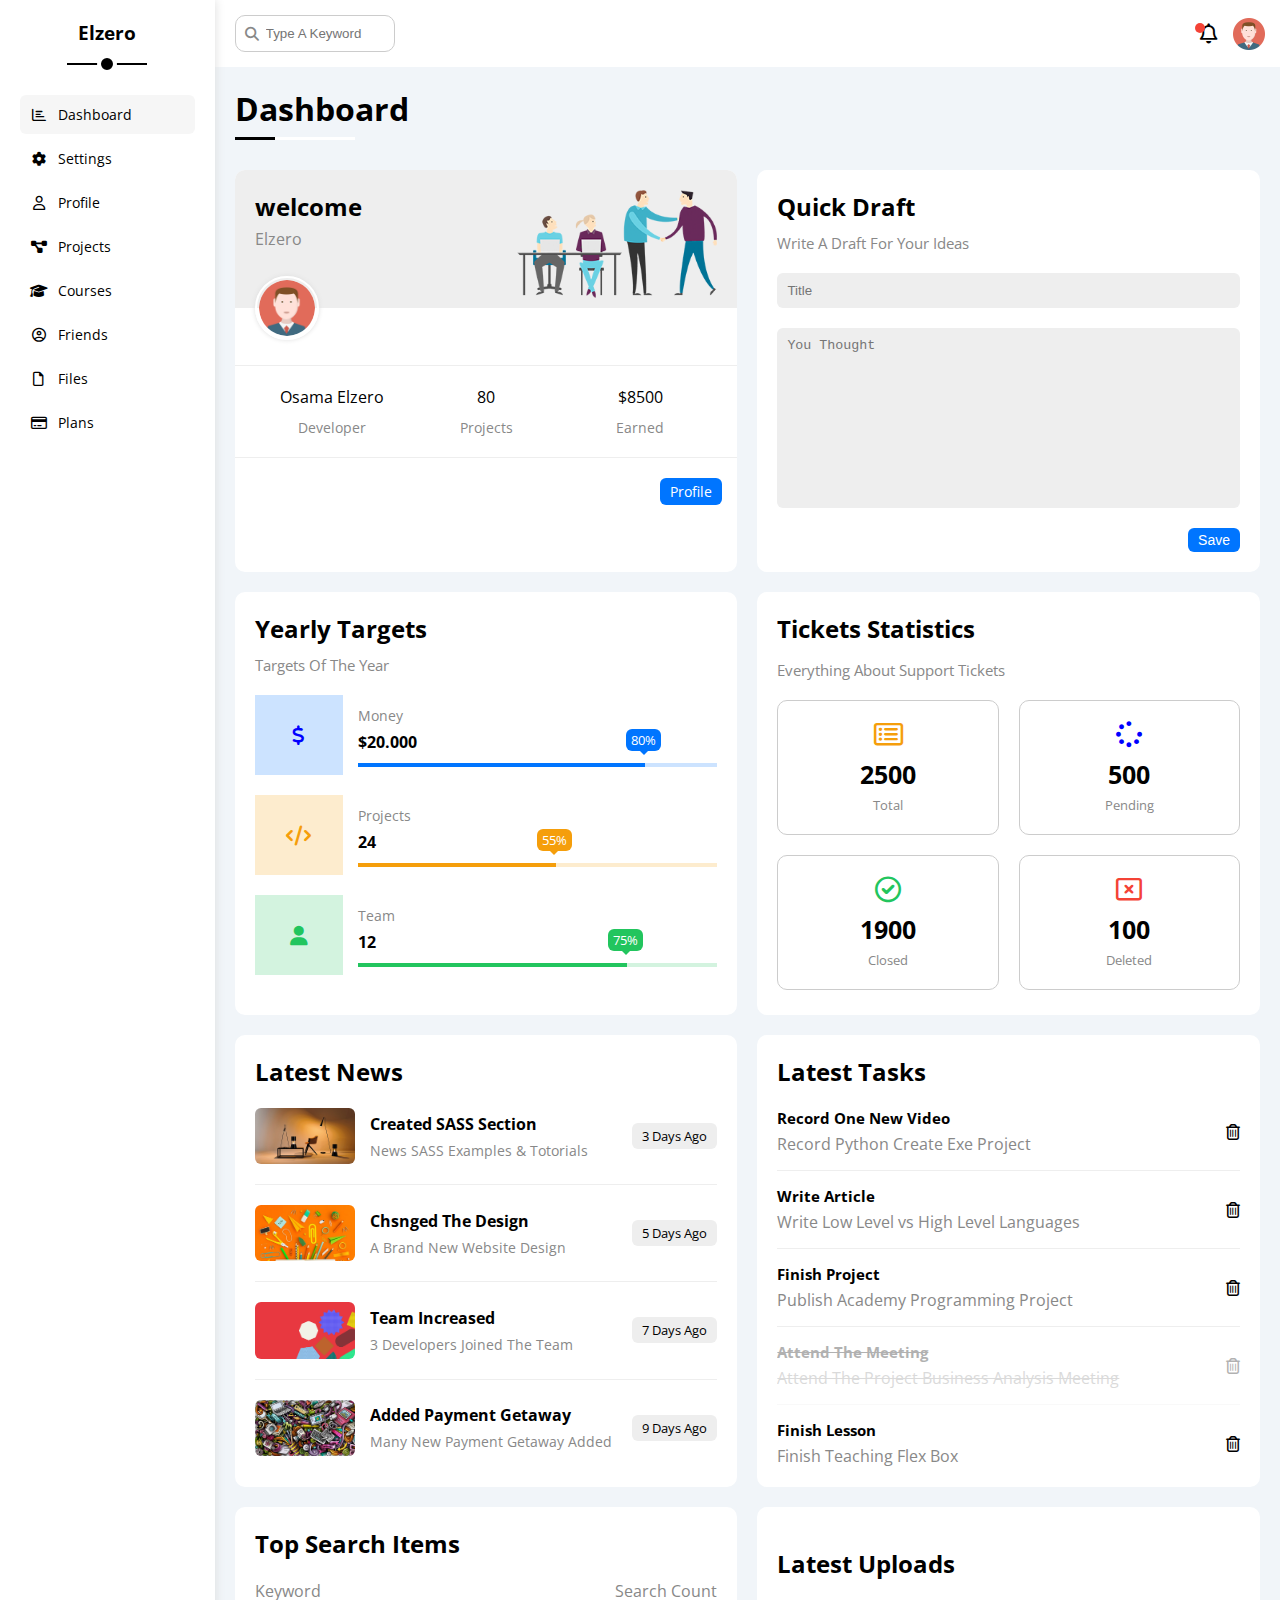
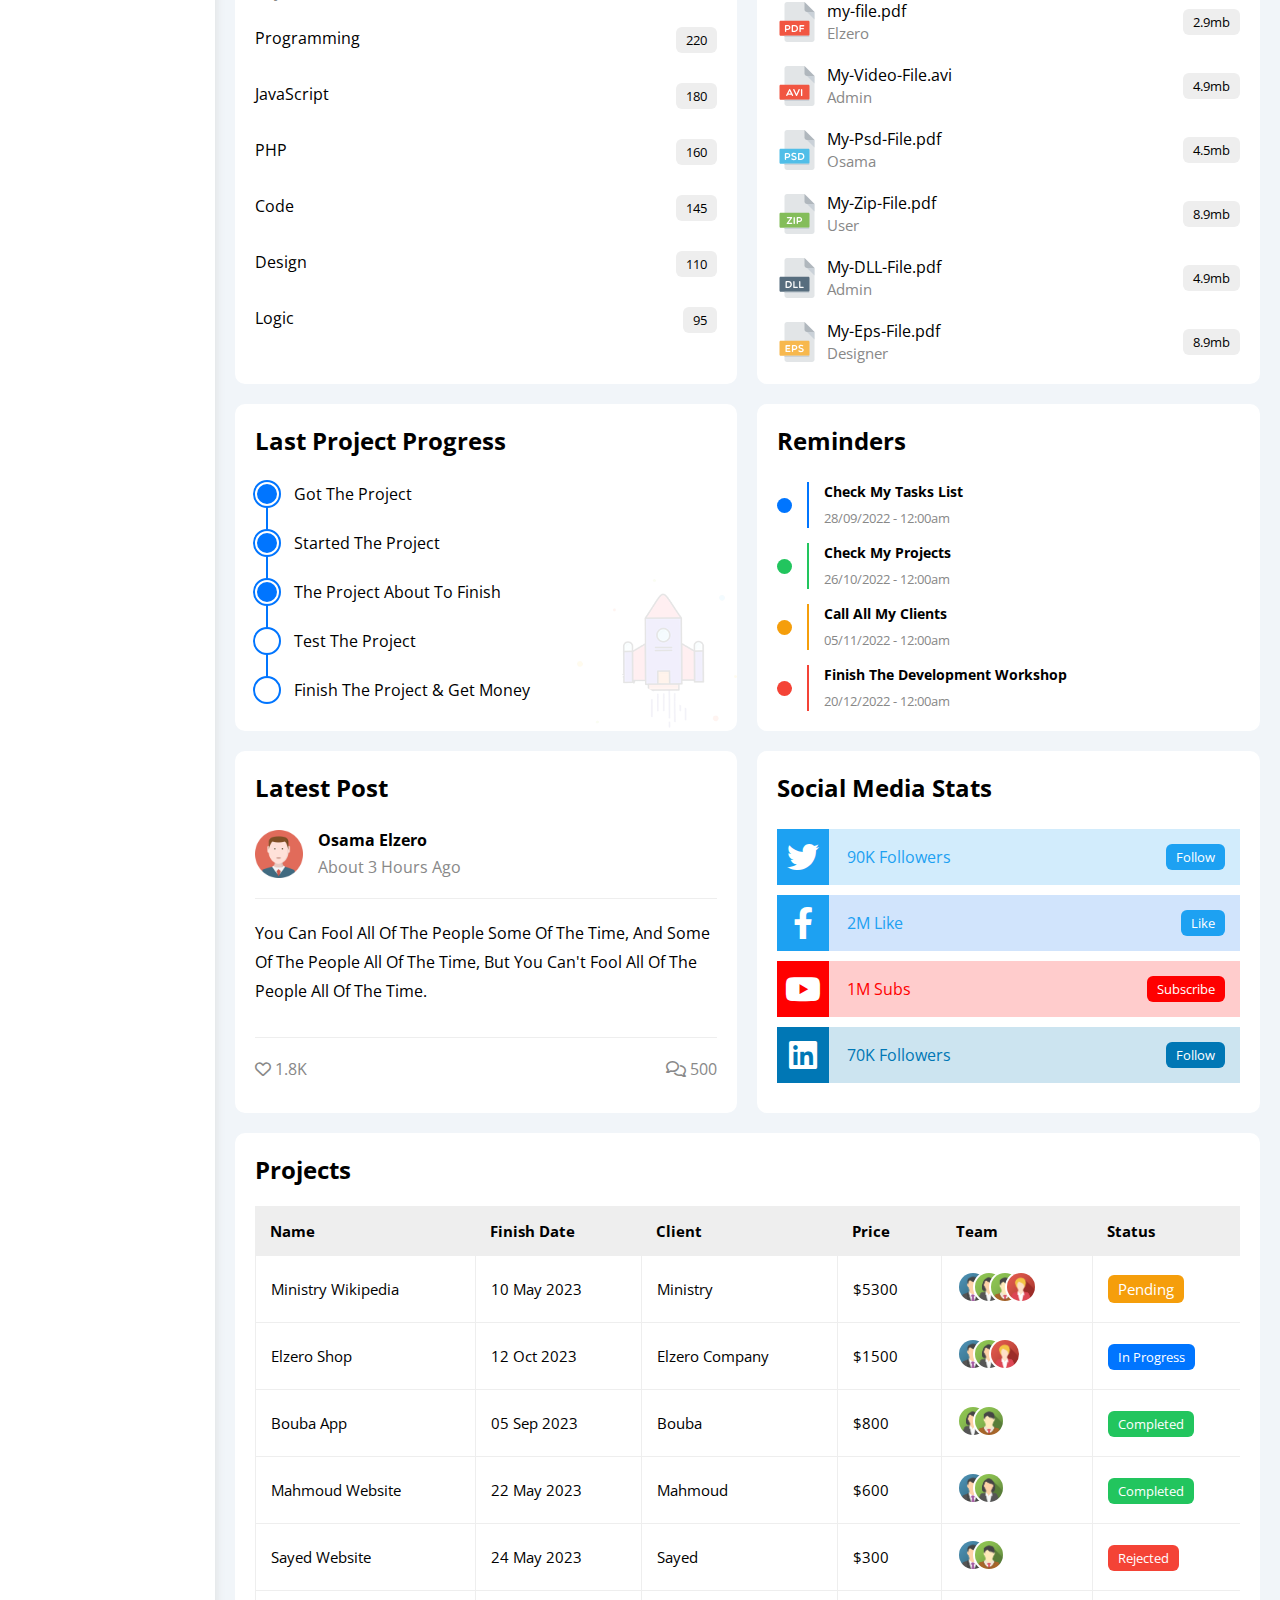
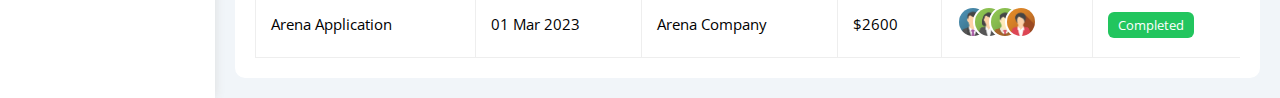
<file: index.html>
<!DOCTYPE html>
<html lang="en">
    <head>
        <meta charset="UTF-8">
        <meta http-equiv="X-UA-Compatible" content="IE=edge">
        <meta name="viewport" content="width=device-width, initial-scale=1.0">
        <!-- Font Awesome -->
        <link rel="stylesheet" href="css/all.min.css">
        <link rel="stylesheet" href="css/framework.css">
        <link rel="stylesheet" href="css/master.css">
        <!-- Google Fonts -->
        <link rel="preconnect" href="https://fonts.googleapis.com" />
        <link rel="preconnect" href="https://fonts.gstatic.com" crossorigin />
        <link 
            href="https://fonts.googleapis.com/css2?family=Open+Sans:wght@300;500&display=swap"
            rel="stylesheet"
        />
        <title>Dashboard</title>
    </head>
    <body>
        <div class="page d-flex">
            <div class="sidebar bg-white p-20 p-relative">
                <h3 class="p-relative txt-c mt-0">Elzero</h3>
                <ul>
                    <li>
                        <a class="active d-flex align-center fs-14 c-black rad-6 p-10" href="index.html">
                        <i class="fa-regular fa-chart-bar fa-fw"></i>
                        <span>Dashboard</span>
                        </a>
                    </li>
                    <li>
                        <a class="d-flex align-center fs-14 c-black rad-6 p-10" href="settings.html">
                        <i class="fa-solid fa-gear fa-fw"></i>
                        <span>Settings</span>
                        </a>
                    </li>
                    <li>
                        <a class="d-flex align-center fs-14 c-black rad-6 p-10" href="profile.html">
                        <i class="fa-regular fa-user fa-fw"></i>
                        <span>Profile</span>
                        </a>
                    </li>
                    <li>
                        <a class="d-flex align-center fs-14 c-black rad-6 p-10" href="projects.html">
                        <i class="fa-solid fa-diagram-project fa-fw"></i>
                        <span>Projects</span>
                        </a>
                    </li>
                    <li>
                        <a class="d-flex align-center fs-14 c-black rad-6 p-10" href="courses.html">
                        <i class="fa-solid fa-graduation-cap fa-fw"></i>
                        <span>Courses</span>
                        </a>
                    </li>
                    <li>
                        <a class="d-flex align-center fs-14 c-black rad-6 p-10" href="friends.html">
                        <i class="fa-regular fa-circle-user fa-fw"></i>
                        <span>Friends</span>
                        </a>
                    </li>
                    <li>
                        <a class="d-flex align-center fs-14 c-black rad-6 p-10" href="files.html">
                        <i class="fa-regular fa-file fa-fw"></i>
                        <span>Files</span>
                        </a>
                    </li>
                    <li>
                        <a class="d-flex align-center fs-14 c-black rad-6 p-10" href="plans.html">
                        <i class="fa-regular fa-credit-card fa-fw"></i>
                        <span>Plans</span>
                        </a>
                    </li>
                </ul>
            </div>
            <div class="content w-full">
                <!-- Start Head -->
                <div class="head bg-white p-15 between-flex">
                    <div class="search p-relative">
                        <input class="p-10" type="search" placeholder="Type A Keyword">
                    </div>
                    <div class="icons d-flex align-center">
                        <span class="notification p-relative">
                            <i class="fa-regular fa-bell fa-lg"></i>
                        </span>
                        <img src="imgs/avatar.png" alt="">
                    </div>
                </div>
                <!-- End Head -->
                <h1 class="p-relative">Dashboard</h1>
                <div class="wrapper d-grid gap-20">
                    <!-- Start Welcome Widget -->
                    <div class="welcome bg-white rad-10 txt-c-mobile block-mobile">
                        <div class="intro p-20 d-flex space-between bg-eee">
                            <div>
                                <h2 class="m-0">welcome</h2>
                                <p class="c-grey mt-5">Elzero</p>
                            </div>
                            <img class="hide-mobile" src="imgs/welcome.png" alt="">
                        </div>
                        <img src="imgs/avatar.png" alt="" class="avatar">
                        <div class="body txt-c d-flex p-20 mt-20 mb-20 block-mobile">
                            <div>Osama Elzero <span class="d-block c-grey mt-10 fs-14">Developer</span></div>
                            <div>80 <span class="d-block c-grey mt-10 fs-14">Projects</span></div>
                            <div>$8500 <span class="d-block c-grey mt-10 fs-14">Earned</span></div>
                        </div>
                        <a href="profile.html" class="visit d-block fs-14 bg-blue c-white w-fit btn-shape">Profile</a>
                    </div>
                    <!-- End Welcome Widget -->
                    <!-- Start Quick Draft Widget -->
                    <div class="quick-draft p-20 bg-white rad-10">
                        <h2 class="mt-0 mb-10">Quick Draft</h2>
                        <p class="mt-0 mb-20 c-grey fs-15">Write A Draft For Your Ideas</p>
                        <form action="">
                            <input class="d-block mb-20 w-full b-none p-10 bg-eee rad-6" type="text" placeholder="Title">
                            <textarea class="d-block mb-20 w-full b-none p-10 bg-eee rad-6" placeholder="You Thought"></textarea>
                            <input class="save d-block fs-14 bg-blue c-white b-none w-fit btn-shape" type="submit" value="Save">
                        </form>
                    </div>
                    <!-- End Quick Draft Widget -->
                    <!-- Start Targets -->
                    <div class="targets p-20 bg-white rad-10">
                        <h2 class="mt-0 mb-10">Yearly Targets</h2>
                        <p class="mt-0 mb-20 fs-15 c-grey">Targets Of The Year</p>
                        <div class="target-row mb-20 blue center-flex">
                            <div class="icon center-flex">
                            <i class="fa-solid fa-dollar-sign fa-lg c-blue"></i>
                            </div>
                            <div class="details">
                            <span class="fs-14 c-grey">Money</span>
                            <span class="d-block mt-5 mb-10 fw-bold">$20.000</span>
                            <div class="progress p-relative">
                                <span class="bg-blue blue" style="width: 80%">
                                <span class="bg-blue">80%</span>
                                </span>
                            </div>
                            </div>
                        </div>
                        <div class="target-row mb-20 center-flex orange">
                            <div class="icon center-flex">
                            <i class="fa-solid fa-code fa-lg c-orange"></i>
                            </div>
                            <div class="details">
                            <span class="fs-14 c-grey">Projects</span>
                            <span class="d-block mt-5 mb-10 fw-bold">24</span>
                            <div class="progress p-relative">
                                <span class="bg-orange orange" style="width: 55%">
                                <span class="bg-orange">55%</span>
                                </span>
                            </div>
                            </div>
                        </div>
                        <div class="target-row mb-20 center-flex green">
                            <div class="icon center-flex">
                            <i class="fa-solid fa-user fa-lg c-green"></i>
                            </div>
                            <div class="details">
                            <span class="fs-14 c-grey">Team</span>
                            <span class="d-block mt-5 mb-10 fw-bold">12</span>
                            <div class="progress p-relative">
                                <span class="bg-green green" style="width: 75%">
                                <span class="bg-green">75%</span>
                                </span>
                            </div>
                            </div>
                        </div>
                    </div>
                    <!-- End Targets -->
                    <!-- Start Ticket Widget -->
                    <div class="tickets p-20 bg-white rad-10">
                        <h2 class="mt-0 mb-10">Tickets Statistics</h2>
                        <p class="mt0 mb-20 fs-15 c-grey">Everything About Support Tickets</p>
                        <div class="d-flex txt-c gap-20 f-wrap">
                            <div class="box p-20 rad-10 fs-13 c-grey">
                                <i class="fa-regular fa-rectangle-list fa-2x mb-10 c-orange"></i>
                                <span class="d-block c-black fw-bold fs-25 mb-5">2500</span>
                                Total
                            </div>
                            <div class="box p-20 rad-10 fs-13 c-grey">
                                <i class="fa-solid fa-spinner fa-2x mb-10 c-blue"></i>
                                <span class="d-block c-black fw-bold fs-25 mb-5">500</span>
                                Pending
                            </div>
                            <div class="box p-20 rad-10 fs-13 c-grey">
                                <i class="fa-regular fa-circle-check fa-2x mb-10 c-green"></i>
                                <span class="d-block c-black fw-bold fs-25 mb-5">1900</span>
                                Closed
                            </div>
                            <div class="box p-20 rad-10 fs-13 c-grey">
                                <i class="fa-regular fa-rectangle-xmark fa-2x mb-10 c-red"></i>
                                <span class="d-block c-black fw-bold fs-25 mb-5">100</span>
                                Deleted
                            </div>
                        </div>
                    </div>
                    <!-- End Ticket Widget -->
                    <!-- Start Latest News -->
                    <div class="latest-news p-20 bg-white rad-10 txt-c-mobile">
                        <h2 class="mt-0 mb-20">Latest News</h2>
                        <div class="news-row d-flex align-center">
                            <img src="imgs/news-01.png" alt="">
                            <div class="info">
                                <h3>Created SASS Section</h3>
                                <p class="m-0 fs-14 c-grey">News SASS Examples & Totorials</p>
                            </div>
                            <div class="btn-shape bg-eee fs-13 label">3 Days Ago</div>
                        </div>
                        <div class="news-row d-flex align-center">
                            <img src="imgs/news-02.png" alt="">
                            <div class="info">
                                <h3>Chsnged The Design</h3>
                                <p class="m-0 fs-14 c-grey">A Brand New Website Design</p>
                            </div>
                            <div class="btn-shape bg-eee fs-13 label">5 Days Ago</div>
                        </div>
                        <div class="news-row d-flex align-center">
                            <img src="imgs/news-03.png" alt="">
                            <div class="info">
                                <h3>Team Increased</h3>
                                <p class="m-0 fs-14 c-grey">3 Developers Joined The Team</p>
                            </div>
                            <div class="btn-shape bg-eee fs-13 label">7 Days Ago</div>
                        </div>
                        <div class="news-row d-flex align-center">
                            <img src="imgs/news-04.png" alt="">
                            <div class="info">
                                <h3>Added Payment Getaway</h3>
                                <p class="m-0 fs-14 c-grey">Many New Payment Getaway Added</p>
                            </div>
                            <div class="btn-shape bg-eee fs-13 label">9 Days Ago</div>
                        </div>
                    </div>
                    <!-- End Latest News -->
                    <!-- Start Tasks -->
                    <div class="tasks p-20 bg-white rad-10">
                        <h2 class="mt-0 mb-20">Latest Tasks</h2>
                        <div class="task-row between-flex">
                            <div class="info">
                            <h3 class="mt-0 mb-5 fs-15">Record One New Video</h3>
                            <p class="m-0 c-grey">Record Python Create Exe Project</p>
                            </div>
                            <i class="fa-regular fa-trash-can delete"></i>
                        </div>
                        <div class="task-row between-flex">
                            <div class="info">
                            <h3 class="mt-0 mb-5 fs-15">Write Article</h3>
                            <p class="m-0 c-grey">Write Low Level vs High Level Languages</p>
                            </div>
                            <i class="fa-regular fa-trash-can delete"></i>
                        </div>
                        <div class="task-row between-flex">
                            <div class="info">
                            <h3 class="mt-0 mb-5 fs-15">Finish Project</h3>
                            <p class="m-0 c-grey">Publish Academy Programming Project</p>
                            </div>
                            <i class="fa-regular fa-trash-can delete"></i>
                        </div>
                        <div class="task-row between-flex done">
                            <div class="info">
                            <h3 class="mt-0 mb-5 fs-15">Attend The Meeting</h3>
                            <p class="m-0 c-grey">Attend The Project Business Analysis Meeting</p>
                            </div>
                            <i class="fa-regular fa-trash-can delete"></i>
                        </div>
                        <div class="task-row between-flex">
                            <div class="info">
                            <h3 class="mt-0 mb-5 fs-15">Finish Lesson</h3>
                            <p class="m-0 c-grey">Finish Teaching Flex Box</p>
                            </div>
                            <i class="fa-regular fa-trash-can delete"></i>
                        </div>
                    </div>
                    <!-- End Tasks -->
                    <!-- Start Top Search Word Widget -->
                    <div class="search-items p-20 bg-white rad-10">
                        <h2 class="mt-0 mb-20">Top Search Items</h2>
                        <div class="items-head d-flex space-between c-grey mb-10">
                            <div>Keyword</div>
                            <div>Search Count</div>
                        </div>
                        <div class="items d-flex space-between pt-15 pb-15">
                            <span>Programming</span>
                            <span class="bg-eee fs-13 btn-shape">220</span>
                        </div>
                        <div class="items d-flex space-between pt-15 pb-15">
                            <span>JavaScript</span>
                            <span class="bg-eee fs-13 btn-shape">180</span>
                        </div>
                        <div class="items d-flex space-between pt-15 pb-15">
                            <span>PHP</span>
                            <span class="bg-eee fs-13 btn-shape">160</span>
                        </div>
                        <div class="items d-flex space-between pt-15 pb-15">
                            <span>Code</span>
                            <span class="bg-eee fs-13 btn-shape">145</span>
                        </div>
                        <div class="items d-flex space-between pt-15 pb-15">
                            <span>Design</span>
                            <span class="bg-eee fs-13 btn-shape">110</span>
                        </div>
                        <div class="items d-flex space-between pt-15 pb-15">
                            <span>Logic</span>
                            <span class="bg-eee fs-13 btn-shape">95</span>
                        </div>
                    </div>
                    <!-- End Top Search Word Widget -->
                    <!-- Start Latest Uploads Widget -->
                    <div class="latest-uploads p-20 bg-white rad-10">
                        <h2 class="mt-20 mb-20">Latest Uploads</h2>
                        <ul class="m-0">
                            <li class="between-flex pb-10 mb-10">
                                <div class="d-flex align-center">
                                <img class="mr-10" src="imgs/pdf.svg" alt="" />
                                <div>
                                    <span class="d-block">my-file.pdf</span>
                                    <span class="fs-15 c-grey">Elzero</span>
                                </div>
                                </div>
                                <div class="bg-eee btn-shape fs-13">2.9mb</div>
                            </li>
                            <li class="between-flex pb-10 mb-10">
                                <div class="d-flex align-center">
                                <img class="mr-10" src="imgs/avi.svg" alt="" />
                                <div>
                                    <span class="d-block">My-Video-File.avi</span>
                                    <span class="fs-15 c-grey">Admin</span>
                                </div>
                                </div>
                                <div class="bg-eee btn-shape fs-13">4.9mb</div>
                            </li>
                            <li class="between-flex pb-10 mb-10">
                                <div class="d-flex align-center">
                                <img class="mr-10" src="imgs/psd.svg" alt="" />
                                <div>
                                    <span class="d-block">My-Psd-File.pdf</span>
                                    <span class="fs-15 c-grey">Osama</span>
                                </div>
                                </div>
                                <div class="bg-eee btn-shape fs-13">4.5mb</div>
                            </li>
                            <li class="between-flex pb-10 mb-10">
                                <div class="d-flex align-center">
                                <img class="mr-10" src="imgs/zip.svg" alt="" />
                                <div>
                                    <span class="d-block">My-Zip-File.pdf</span>
                                    <span class="fs-15 c-grey">User</span>
                                </div>
                                </div>
                                <div class="bg-eee btn-shape fs-13">8.9mb</div>
                            </li>
                            <li class="between-flex pb-10 mb-10">
                                <div class="d-flex align-center">
                                <img class="mr-10" src="imgs/dll.svg" alt="" />
                                <div>
                                    <span class="d-block">My-DLL-File.pdf</span>
                                    <span class="fs-15 c-grey">Admin</span>
                                </div>
                                </div>
                                <div class="bg-eee btn-shape fs-13">4.9mb</div>
                            </li>
                            <li class="between-flex">
                                <div class="d-flex align-center">
                                <img class="mr-10" src="imgs/eps.svg" alt="" />
                                <div>
                                    <span class="d-block">My-Eps-File.pdf</span>
                                    <span class="fs-15 c-grey">Designer</span>
                                </div>
                                </div>
                                <div class="bg-eee btn-shape fs-13">8.9mb</div>
                            </li>
                        </ul>
                    </div>
                    <!-- End Latest Uploads Widget -->
                    <!-- Start Last Project Progress Widget -->
                    <div class="last-project p-20 bg-white rad-10 p-relative">
                        <h2 class="mt-0 mb-20">Last Project Progress</h2>
                        <ul class="m-0 p-relative">
                        <li class="mt-25 d-flex align-center done">Got The Project</li>
                        <li class="mt-25 d-flex align-center done">Started The Project</li>
                        <li class="mt-25 d-flex align-center done">The Project About To Finish</li>
                        <li class="mt-25 d-flex align-center current">Test The Project</li>
                        <li class="mt-25 d-flex align-center">Finish The Project & Get Money</li>
                        </ul>
                        <img class="launch-icon hide-mobile" src="imgs/project.png" alt="" />
                    </div>
                    <!-- End Last Project Progress Widget -->
                    <!-- Start Reminders Widget -->
                    <div class="reminders p-20 bg-white rad-10 p-relative">
                        <h2 class="mt-0 mb-25">Reminders</h2>
                        <ul class="m-0">
                            <li class="d-flex align-center mt-15">
                                <span class="key bg-blue mr-15 d-block rad-half"></span>
                                <div class="pl-15 blue">
                                  <p class="fs-14 fw-bold mt-0 mb-5">Check My Tasks List</p>
                                  <span class="fs-13 c-grey">28/09/2022 - 12:00am</span>
                                </div>
                            </li>
                            <li class="d-flex align-center mt-15">
                                <span class="key bg-green mr-15 d-block rad-half"></span>
                                <div class="pl-15 green">
                                  <p class="fs-14 fw-bold mt-0 mb-5">Check My Projects</p>
                                  <span class="fs-13 c-grey">26/10/2022 - 12:00am</span>
                                </div>
                            </li>
                            <li class="d-flex align-center mt-15">
                                <span class="key bg-orange mr-15 d-block rad-half"></span>
                                <div class="pl-15 orange">
                                  <p class="fs-14 fw-bold mt-0 mb-5">Call All My Clients</p>
                                  <span class="fs-13 c-grey">05/11/2022 - 12:00am</span>
                                </div>
                            </li>
                            <li class="d-flex align-center mt-15">
                                <span class="key bg-red mr-15 d-block rad-half"></span>
                                <div class="pl-15 red">
                                  <p class="fs-14 fw-bold mt-0 mb-5">Finish The Development Workshop</p>
                                  <span class="fs-13 c-grey">20/12/2022 - 12:00am</span>
                                </div>
                            </li>
                        </ul>
                    </div>
                    <!-- End Reminders Widget -->
                    <!-- Start Latest Post Widget -->
                    <div class="latest-post p-20 bg-white rad-10 p-relative">
                        <h2 class="mt-0 mb-25">Latest Post</h2>
                        <div class="top d-flex align-center">
                            <img class="avatar mr-15" src="imgs/avatar.png" alt="">
                            <div class="info">
                                <span class="d-block mb-5 fw-bold">Osama Elzero</span>
                                <span class="c-grey">About 3 Hours Ago</span>
                            </div>
                        </div>
                        <div class="post-content txt-c-mobile pt-20 pb-20 mt-20 mb-20">
                            You can fool all of the people some of the time, and some of the people all of the time, but you can't
                            fool all of the people all of the time.
                        </div>
                        <div class="post-stats between-flex c-grey">
                            <div>
                              <i class="fa-regular fa-heart"></i>
                              <span>1.8K</span>
                            </div>
                            <div>
                              <i class="fa-regular fa-comments"></i>
                              <span>500</span>
                            </div>
                        </div>
                    </div>
                    <!-- End Latest Post Widget -->
                    <!-- Start Social Media Stats Widget -->
                    <div class="social-media p-20 bg-white rad-10 p-relative">
                        <h2 class="mt-0 mb-25">Social Media Stats</h2>
                        <div class="box twitter p-15 p-relative mb-10 between-flex">
                            <i class="fa-brands fa-twitter fa-2x c-white h-full center-flex"></i>
                            <span>90K Followers</span>
                            <a class="fs-13 c-white btn-shape" href="#">Follow</a>
                        </div>
                        <div class="box facebook p-15 p-relative mb-10 between-flex">
                            <i class="fa-brands fa-facebook-f fa-2x c-white h-full center-flex"></i>
                            <span>2M Like</span>
                            <a class="fs-13 c-white btn-shape" href="#">Like</a>
                        </div>
                        <div class="box youtube p-15 p-relative mb-10 between-flex">
                            <i class="fa-brands fa-youtube fa-2x c-white h-full center-flex"></i>
                            <span>1M Subs</span>
                            <a class="fs-13 c-white btn-shape" href="#">Subscribe</a>
                        </div>
                        <div class="box linkedin p-15 p-relative mb-10 between-flex">
                            <i class="fa-brands fa-linkedin fa-2x c-white h-full center-flex"></i>
                            <span>70K Followers</span>
                            <a class="fs-13 c-white btn-shape" href="#">Follow</a>
                        </div>
                    </div>
                    <!-- End Social Media Stats Widget -->
                </div>
                <!-- Start Project Table -->
                <div class="projects p-20 bg-white rad-10 m-20">
                    <h2 class="mt-0 mb-20">Projects</h2>
                    <div class="responsive-table">
                        <table class="fs-15 w-full">
                            <thead>
                                <tr>
                                    <td>Name</td>
                                    <td>Finish Date</td>
                                    <td>Client</td>
                                    <td>Price</td>
                                    <td>Team</td>
                                    <td>Status</td>
                                </tr>
                            </thead>
                            <tbody>
                                <tr>
                                    <td>Ministry Wikipedia</td>
                                    <td>10 May 2023</td>
                                    <td>Ministry</td>
                                    <td>$5300</td>
                                    <td>
                                        <img src="imgs/team-01.png" alt="">
                                        <img src="imgs/team-02.png" alt="">
                                        <img src="imgs/team-03.png" alt="">
                                        <img src="imgs/team-05.png" alt="">
                                    </td>
                                    <td>
                                        <span class="lable btn-shape bg-orange c-white">Pending</span>
                                    </td>
                                </tr>
                                <tr>
                                    <td>Elzero Shop</td>
                                    <td>12 Oct 2023</td>
                                    <td>Elzero Company</td>
                                    <td>$1500</td>
                                    <td>
                                      <img src="imgs/team-01.png" alt="" />
                                      <img src="imgs/team-02.png" alt="" />
                                      <img src="imgs/team-05.png" alt="" />
                                    </td>
                                    <td><span class="label btn-shape bg-blue c-white">In Progress</span></td>
                                </tr>
                                <tr>
                                    <td>Bouba App</td>
                                    <td>05 Sep 2023</td>
                                    <td>Bouba</td>
                                    <td>$800</td>
                                    <td>
                                      <img src="imgs/team-02.png" alt="" />
                                      <img src="imgs/team-03.png" alt="" />
                                    </td>
                                    <td><span class="label btn-shape bg-green c-white">Completed</span></td>
                                </tr>
                                <tr>
                                    <td>Mahmoud Website</td>
                                    <td>22 May 2023</td>
                                    <td>Mahmoud</td>
                                    <td>$600</td>
                                    <td>
                                      <img src="imgs/team-01.png" alt="" />
                                      <img src="imgs/team-02.png" alt="" />
                                    </td>
                                    <td><span class="label btn-shape bg-green c-white">Completed</span></td>
                                </tr>
                                <tr>
                                    <td>Sayed Website</td>
                                    <td>24 May 2023</td>
                                    <td>Sayed</td>
                                    <td>$300</td>
                                    <td>
                                      <img src="imgs/team-01.png" alt="" />
                                      <img src="imgs/team-03.png" alt="" />
                                    </td>
                                    <td><span class="label btn-shape bg-red c-white">Rejected</span></td>
                                </tr>
                                <tr>
                                    <td>Arena Application</td>
                                    <td>01 Mar 2023</td>
                                    <td>Arena Company</td>
                                    <td>$2600</td>
                                    <td>
                                      <img src="imgs/team-01.png" alt="" />
                                      <img src="imgs/team-02.png" alt="" />
                                      <img src="imgs/team-03.png" alt="" />
                                      <img src="imgs/team-04.png" alt="" />
                                    </td>
                                    <td><span class="label btn-shape bg-green c-white">Completed</span></td>
                                </tr>
                            </tbody>
                        </table>
                    </div>
                </div>
                <!-- End Project Table -->
            </div>
        </div>
    </body>
</html>
</file>
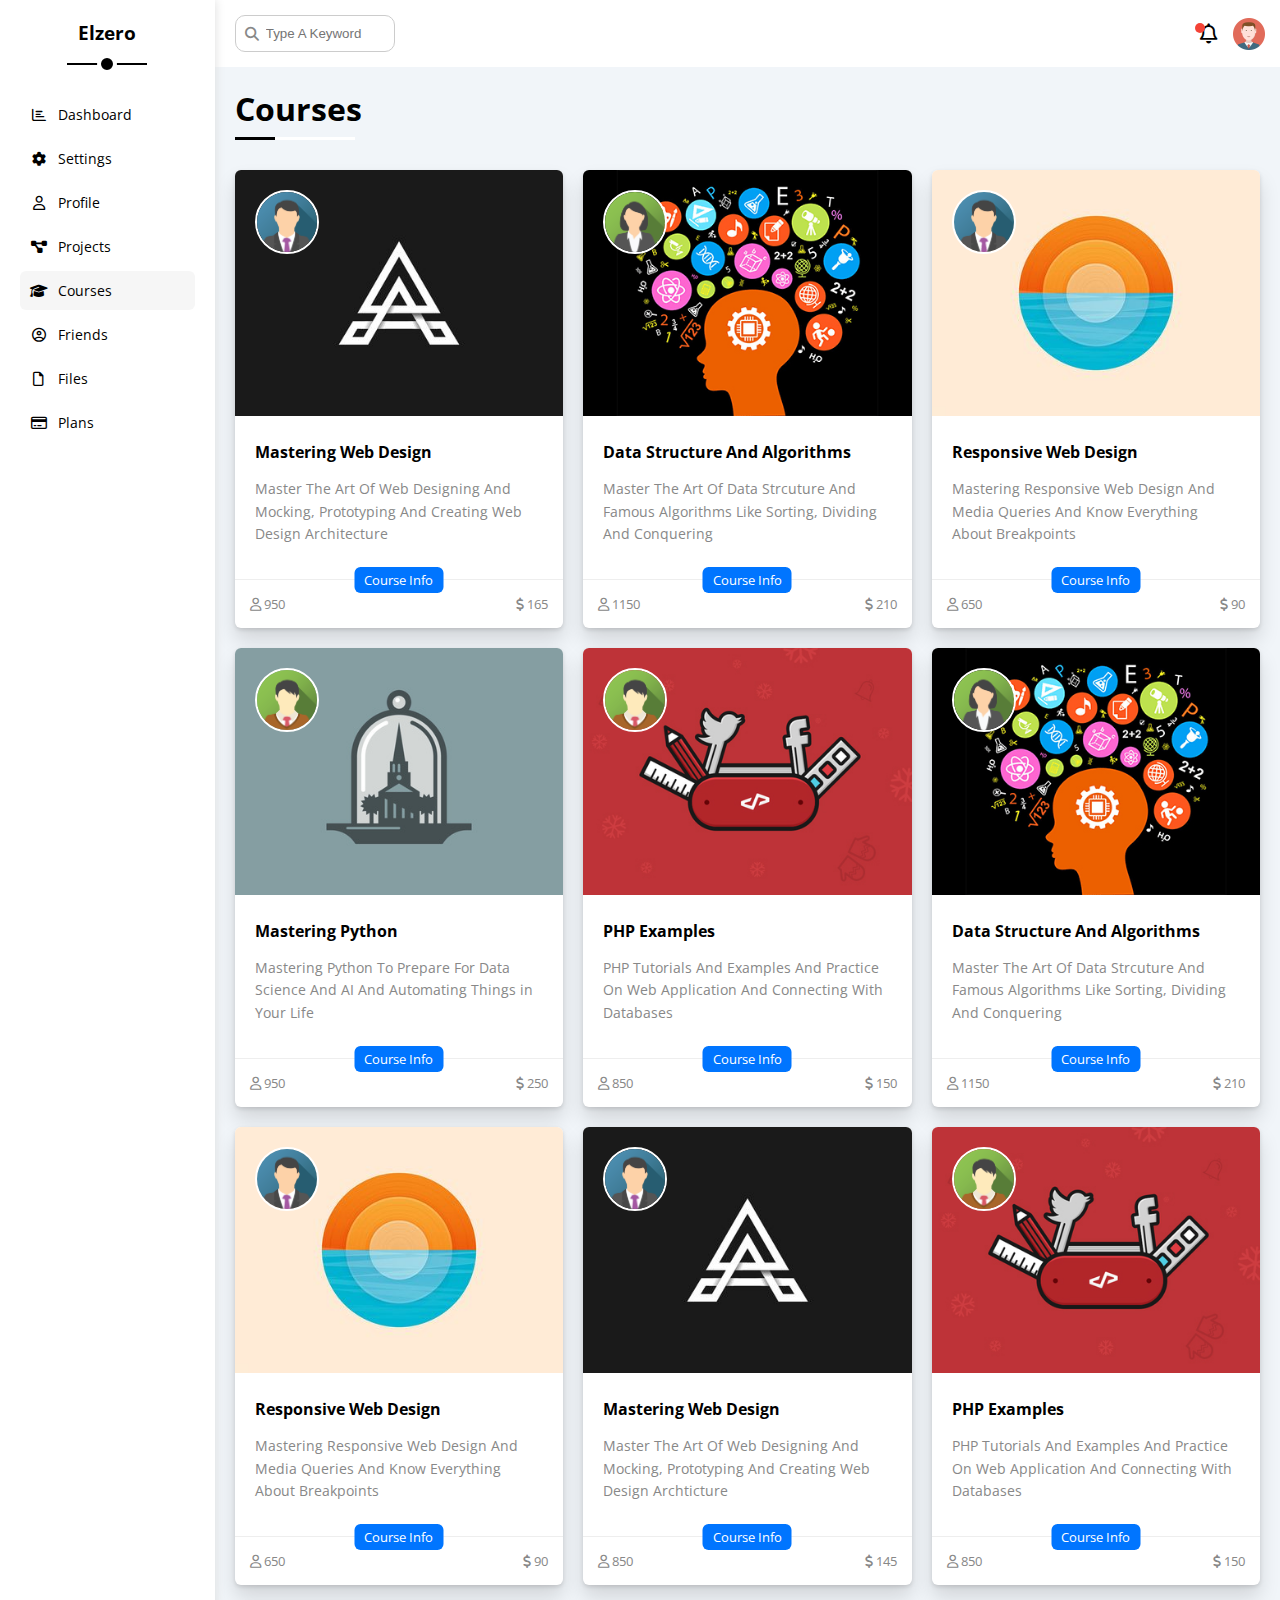
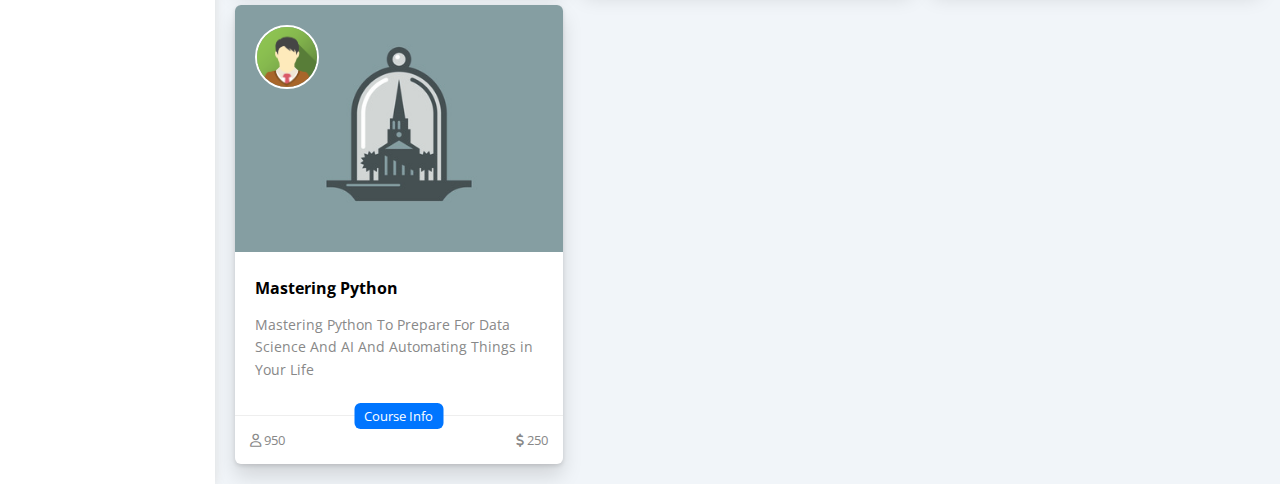
<file: courses.html>
<!DOCTYPE html>
<html lang="en">
    <head>
        <meta charset="UTF-8">
        <meta http-equiv="X-UA-Compatible" content="IE=edge">
        <meta name="viewport" content="width=device-width, initial-scale=1.0">
        <!-- Font Awesome -->
        <link rel="stylesheet" href="css/all.min.css">
        <link rel="stylesheet" href="css/framework.css">
        <link rel="stylesheet" href="css/master.css">
        <!-- Google Fonts -->
        <link rel="preconnect" href="https://fonts.googleapis.com" />
        <link rel="preconnect" href="https://fonts.gstatic.com" crossorigin />
        <link 
            href="https://fonts.googleapis.com/css2?family=Open+Sans:wght@300;500&display=swap"
            rel="stylesheet"
        />
        <title>Courses</title>
    </head>
    <body>
        <div class="page d-flex">
            <div class="sidebar bg-white p-20 p-relative">
                <h3 class="p-relative txt-c mt-0">Elzero</h3>
                <ul>
                    <li>
                        <a class="d-flex align-center fs-14 c-black rad-6 p-10" href="index.html">
                        <i class="fa-regular fa-chart-bar fa-fw"></i>
                        <span>Dashboard</span>
                        </a>
                    </li>
                    <li>
                        <a class="d-flex align-center fs-14 c-black rad-6 p-10" href="settings.html">
                        <i class="fa-solid fa-gear fa-fw"></i>
                        <span>Settings</span>
                        </a>
                    </li>
                    <li>
                        <a class="d-flex align-center fs-14 c-black rad-6 p-10" href="profile.html">
                        <i class="fa-regular fa-user fa-fw"></i>
                        <span>Profile</span>
                        </a>
                    </li>
                    <li>
                        <a class="d-flex align-center fs-14 c-black rad-6 p-10" href="projects.html">
                        <i class="fa-solid fa-diagram-project fa-fw"></i>
                        <span>Projects</span>
                        </a>
                    </li>
                    <li>
                        <a class="active d-flex align-center fs-14 c-black rad-6 p-10" href="courses.html">
                        <i class="fa-solid fa-graduation-cap fa-fw"></i>
                        <span>Courses</span>
                        </a>
                    </li>
                    <li>
                        <a class="d-flex align-center fs-14 c-black rad-6 p-10" href="friends.html">
                        <i class="fa-regular fa-circle-user fa-fw"></i>
                        <span>Friends</span>
                        </a>
                    </li>
                    <li>
                        <a class="d-flex align-center fs-14 c-black rad-6 p-10" href="files.html">
                        <i class="fa-regular fa-file fa-fw"></i>
                        <span>Files</span>
                        </a>
                    </li>
                    <li>
                        <a class="d-flex align-center fs-14 c-black rad-6 p-10" href="plans.html">
                        <i class="fa-regular fa-credit-card fa-fw"></i>
                        <span>Plans</span>
                        </a>
                    </li>
                </ul>
            </div>
            <div class="content w-full">
                <!-- Start Head -->
                <div class="head bg-white p-15 between-flex">
                    <div class="search p-relative">
                        <input class="p-10" type="search" placeholder="Type A Keyword">
                    </div>
                    <div class="icons d-flex align-center">
                        <span class="notification p-relative">
                            <i class="fa-regular fa-bell fa-lg"></i>
                        </span>
                        <img src="imgs/avatar.png" alt="">
                    </div>
                </div>
                <!-- End Head -->
                <h1 class="p-relative">Courses</h1>
                <div class="courses-page d-grid m-20 gap-20 p-relative">
                    <div class="course bg-white rad-6 p-relative">
                        <img class="cover" src="imgs/course-01.jpg" alt="" />
                        <img class="instructor" src="imgs/team-01.png" alt="" />
                        <div class="p-20">
                            <h4 class="m-0">Mastering Web Design</h4>
                            <p class="description c-grey mt-15 fs-14">
                            Master The Art Of Web Designing And Mocking, Prototyping And Creating Web Design Architecture
                            </p>
                        </div>
                        <div class="info p-15 p-relative between-flex">
                            <span class="title bg-blue c-white btn-shape">Course Info</span>
                            <span class="c-grey">
                            <i class="fa-regular fa-user"></i>
                            950
                            </span>
                            <span class="c-grey">
                            <i class="fa-solid fa-dollar-sign"></i>
                            165
                            </span>
                        </div>
                    </div>
                    <div class="course bg-white rad-6 p-relative">
                        <img class="cover" src="imgs/course-02.jpg" alt="" />
                        <img class="instructor" src="imgs/team-02.png" alt="" />
                        <div class="p-20">
                            <h4 class="m-0">Data Structure And Algorithms</h4>
                            <p class="description c-grey mt-15 fs-14">
                            Master The Art Of Data Strcuture And Famous Algorithms Like Sorting, Dividing And Conquering
                            </p>
                        </div>
                        <div class="info p-15 p-relative between-flex">
                            <span class="title bg-blue c-white btn-shape">Course Info</span>
                            <span class="c-grey"> <i class="fa-regular fa-user"></i> 1150</span>
                            <span class="c-grey"><i class="fa-solid fa-dollar-sign"></i> 210</span>
                        </div>
                    </div>
                    <div class="course bg-white rad-6 p-relative">
                        <img class="cover" src="imgs/course-03.jpg" alt="" />
                        <img class="instructor" src="imgs/team-01.png" alt="" />
                        <div class="p-20">
                            <h4 class="m-0">Responsive Web Design</h4>
                            <p class="description c-grey mt-15 fs-14">
                            Mastering Responsive Web Design And Media Queries And Know Everything About Breakpoints
                            </p>
                        </div>
                        <div class="info p-15 p-relative between-flex">
                            <span class="title bg-blue c-white btn-shape">Course Info</span>
                            <span class="c-grey"> <i class="fa-regular fa-user"></i> 650</span>
                            <span class="c-grey"><i class="fa-solid fa-dollar-sign"></i> 90</span>
                        </div>
                    </div>
                    <div class="course bg-white rad-6 p-relative">
                        <img class="cover" src="imgs/course-04.jpg" alt="" />
                        <img class="instructor" src="imgs/team-03.png" alt="" />
                        <div class="p-20">
                            <h4 class="m-0">Mastering Python</h4>
                            <p class="description c-grey mt-15 fs-14">
                            Mastering Python To Prepare For Data Science And AI And Automating Things in Your Life
                            </p>
                        </div>
                        <div class="info p-15 p-relative between-flex">
                            <span class="title bg-blue c-white btn-shape">Course Info</span>
                            <span class="c-grey"> <i class="fa-regular fa-user"></i> 950</span>
                            <span class="c-grey"><i class="fa-solid fa-dollar-sign"></i> 250</span>
                        </div>
                    </div>
                    <div class="course bg-white rad-6 p-relative">
                        <img class="cover" src="imgs/course-05.jpg" alt="" />
                        <img class="instructor" src="imgs/team-03.png" alt="" />
                        <div class="p-20">
                            <h4 class="m-0">PHP Examples</h4>
                            <p class="description c-grey mt-15 fs-14">
                            PHP Tutorials And Examples And Practice On Web Application And Connecting With Databases
                            </p>
                        </div>
                        <div class="info p-15 p-relative between-flex">
                            <span class="title bg-blue c-white btn-shape">Course Info</span>
                            <span class="c-grey"> <i class="fa-regular fa-user"></i> 850</span>
                            <span class="c-grey"><i class="fa-solid fa-dollar-sign"></i> 150</span>
                        </div>
                    </div>
                    <div class="course bg-white rad-6 p-relative">
                        <img class="cover" src="imgs/course-02.jpg" alt="" />
                        <img class="instructor" src="imgs/team-02.png" alt="" />
                        <div class="p-20">
                            <h4 class="m-0">Data Structure And Algorithms</h4>
                            <p class="description c-grey mt-15 fs-14">
                            Master The Art Of Data Strcuture And Famous Algorithms Like Sorting, Dividing And Conquering
                            </p>
                        </div>
                        <div class="info p-15 p-relative between-flex">
                            <span class="title bg-blue c-white btn-shape">Course Info</span>
                            <span class="c-grey"> <i class="fa-regular fa-user"></i> 1150</span>
                            <span class="c-grey"><i class="fa-solid fa-dollar-sign"></i> 210</span>
                        </div>
                    </div>
                    <div class="course bg-white rad-6 p-relative">
                        <img class="cover" src="imgs/course-03.jpg" alt="" />
                        <img class="instructor" src="imgs/team-01.png" alt="" />
                        <div class="p-20">
                            <h4 class="m-0">Responsive Web Design</h4>
                            <p class="description c-grey mt-15 fs-14">
                            Mastering Responsive Web Design And Media Queries And Know Everything About Breakpoints
                            </p>
                        </div>
                        <div class="info p-15 p-relative between-flex">
                            <span class="title bg-blue c-white btn-shape">Course Info</span>
                            <span class="c-grey"> <i class="fa-regular fa-user"></i> 650</span>
                            <span class="c-grey"><i class="fa-solid fa-dollar-sign"></i> 90</span>
                        </div>
                    </div>
                    <div class="course bg-white rad-6 p-relative">
                        <img class="cover" src="imgs/course-01.jpg" alt="" />
                        <img class="instructor" src="imgs/team-01.png" alt="" />
                        <div class="p-20">
                            <h4 class="m-0">Mastering Web Design</h4>
                            <p class="description c-grey mt-15 fs-14">
                            Master The Art Of Web Designing And Mocking, Prototyping And Creating Web Design Archticture
                            </p>
                        </div>
                        <div class="info p-15 p-relative between-flex">
                            <span class="title bg-blue c-white btn-shape">Course Info</span>
                            <span class="c-grey"> <i class="fa-regular fa-user"></i> 850</span>
                            <span class="c-grey"><i class="fa-solid fa-dollar-sign"></i> 145</span>
                        </div>
                    </div>
                    <div class="course bg-white rad-6 p-relative">
                        <img class="cover" src="imgs/course-05.jpg" alt="" />
                        <img class="instructor" src="imgs/team-03.png" alt="" />
                        <div class="p-20">
                            <h4 class="m-0">PHP Examples</h4>
                            <p class="description c-grey mt-15 fs-14">
                            PHP Tutorials And Examples And Practice On Web Application And Connecting With Databases
                            </p>
                        </div>
                        <div class="info p-15 p-relative between-flex">
                            <span class="title bg-blue c-white btn-shape">Course Info</span>
                            <span class="c-grey"> <i class="fa-regular fa-user"></i> 850</span>
                            <span class="c-grey"><i class="fa-solid fa-dollar-sign"></i> 150</span>
                        </div>
                    </div>
                    <div class="course bg-white rad-6 p-relative">
                        <img class="cover" src="imgs/course-04.jpg" alt="" />
                        <img class="instructor" src="imgs/team-03.png" alt="" />
                        <div class="p-20">
                            <h4 class="m-0">Mastering Python</h4>
                            <p class="description c-grey mt-15 fs-14">
                            Mastering Python To Prepare For Data Science And AI And Automating Things in Your Life
                            </p>
                        </div>
                        <div class="info p-15 p-relative between-flex">
                            <span class="title bg-blue c-white btn-shape">Course Info</span>
                            <span class="c-grey"> <i class="fa-regular fa-user"></i> 950</span>
                            <span class="c-grey"><i class="fa-solid fa-dollar-sign"></i> 250</span>
                        </div>
                    </div>
                </div>
            </div>
        </div>
    </body>
</html>
</file>
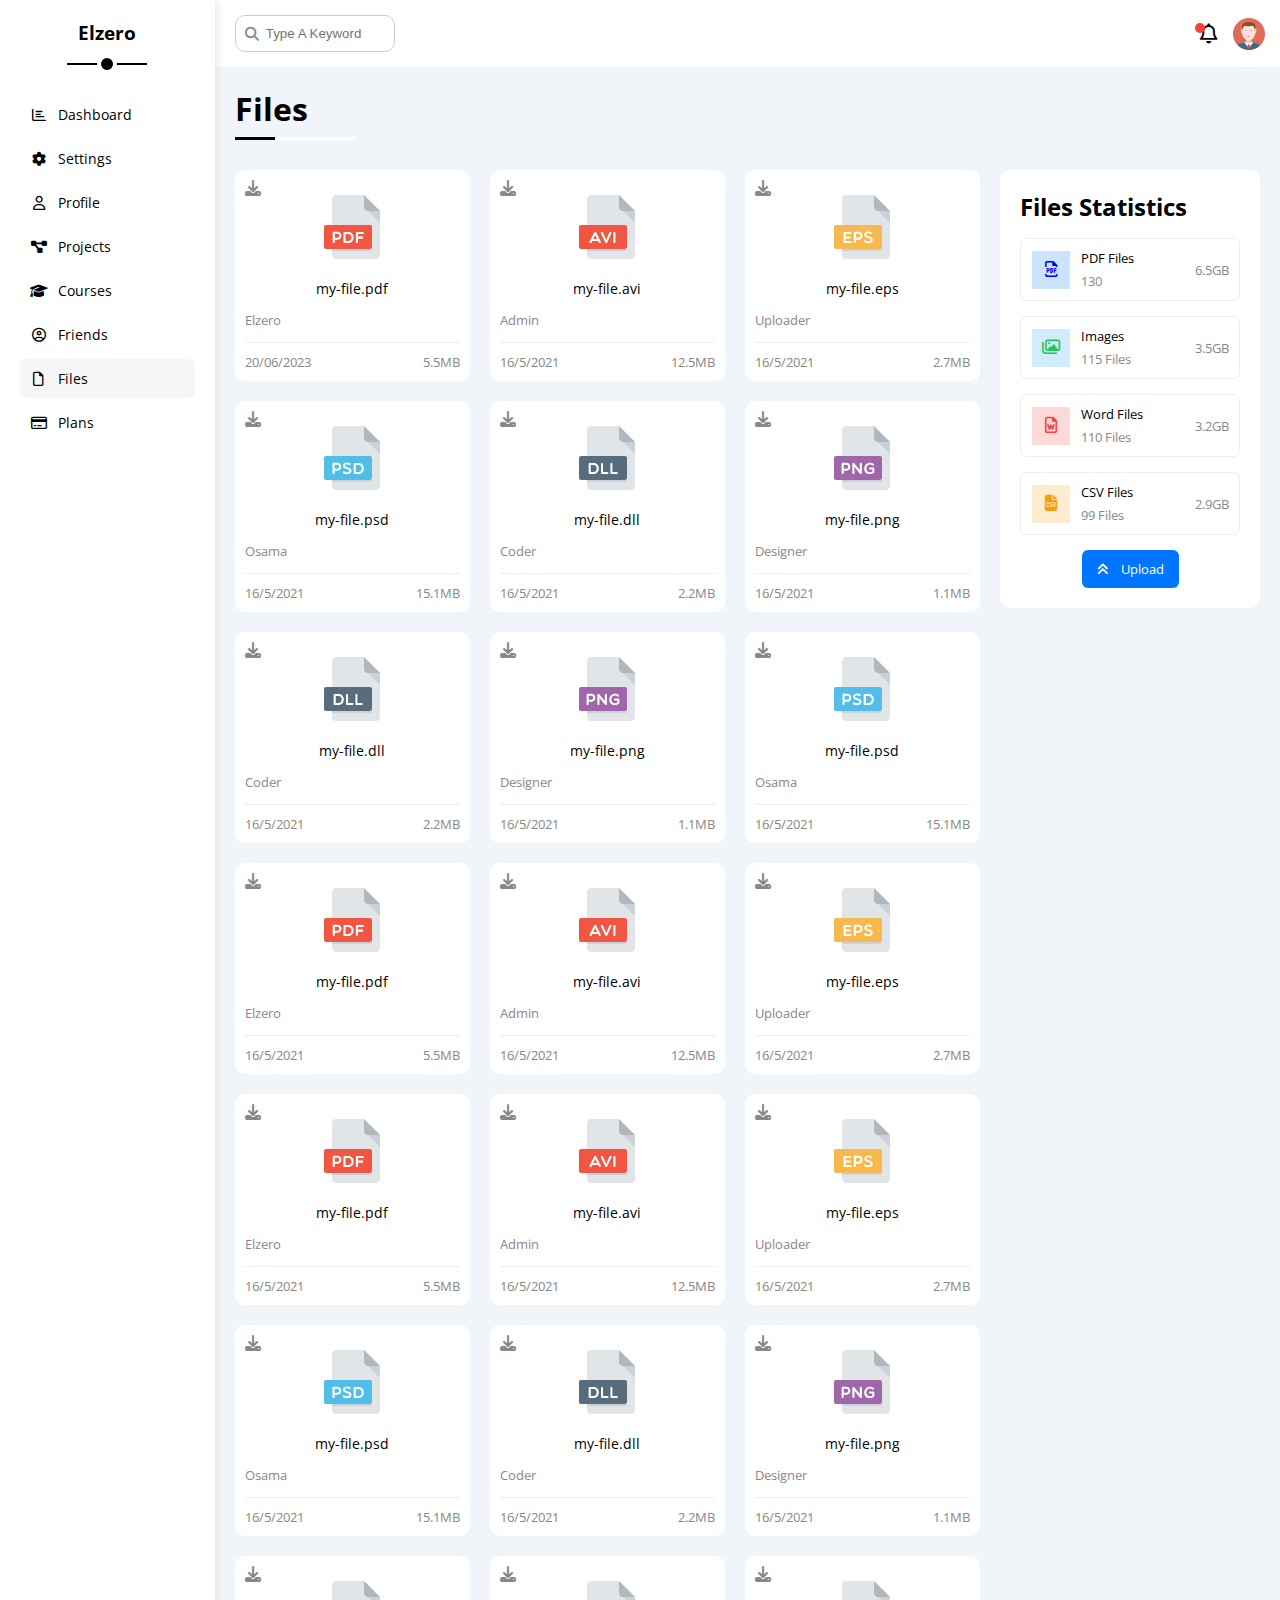
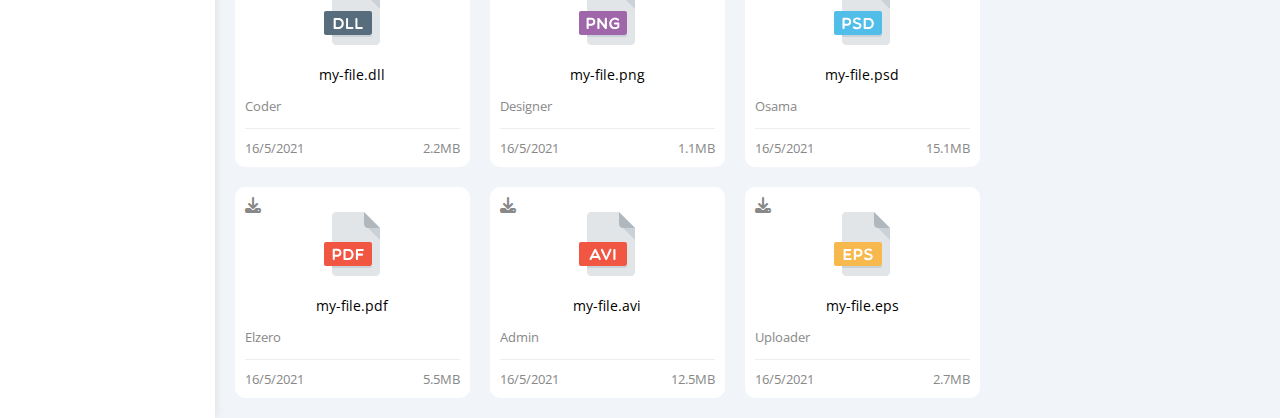
<file: files.html>
<!DOCTYPE html>
<html lang="en">
  <head>
    <meta charset="UTF-8" />
    <meta http-equiv="X-UA-Compatible" content="IE=edge" />
    <meta name="viewport" content="width=device-width, initial-scale=1.0" />
    <title>Files</title>
    <!-- Font Awesome -->
    <link rel="stylesheet" href="css/all.min.css" />
    <link rel="stylesheet" href="css/framework.css" />
    <link rel="stylesheet" href="css/master.css" />
    <!-- Google Fonts -->
    <link rel="preconnect" href="https://fonts.googleapis.com" />
    <link rel="preconnect" href="https://fonts.gstatic.com" crossorigin />
    <link href="https://fonts.googleapis.com/css2?family=Open+Sans:wght@300;500&display=swap" rel="stylesheet" />
  </head>
  <body>
    <div class="page d-flex">
      <div class="sidebar bg-white p-20 p-relative">
        <h3 class="p-relative txt-c mt-0">Elzero</h3>
        <ul>
          <li>
            <a class="d-flex align-center fs-14 c-black rad-6 p-10" href="index.html">
              <i class="fa-regular fa-chart-bar fa-fw"></i>
              <span>Dashboard</span>
            </a>
          </li>
          <li>
            <a class="d-flex align-center fs-14 c-black rad-6 p-10" href="settings.html">
              <i class="fa-solid fa-gear fa-fw"></i>
              <span>Settings</span>
            </a>
          </li>
          <li>
            <a class="d-flex align-center fs-14 c-black rad-6 p-10" href="profile.html">
              <i class="fa-regular fa-user fa-fw"></i>
              <span>Profile</span>
            </a>
          </li>
          <li>
            <a class="d-flex align-center fs-14 c-black rad-6 p-10" href="projects.html">
              <i class="fa-solid fa-diagram-project fa-fw"></i>
              <span>Projects</span>
            </a>
          </li>
          <li>
            <a class="d-flex align-center fs-14 c-black rad-6 p-10" href="courses.html">
              <i class="fa-solid fa-graduation-cap fa-fw"></i>
              <span>Courses</span>
            </a>
          </li>
          <li>
            <a class="d-flex align-center fs-14 c-black rad-6 p-10" href="friends.html">
              <i class="fa-regular fa-circle-user fa-fw"></i>
              <span>Friends</span>
            </a>
          </li>
          <li>
            <a class="active d-flex align-center fs-14 c-black rad-6 p-10" href="files.html">
              <i class="fa-regular fa-file fa-fw"></i>
              <span>Files</span>
            </a>
          </li>
          <li>
            <a class="d-flex align-center fs-14 c-black rad-6 p-10" href="plans.html">
              <i class="fa-regular fa-credit-card fa-fw"></i>
              <span>Plans</span>
            </a>
          </li>
        </ul>
      </div>
      <div class="content w-full">
        <!-- Start Head -->
        <div class="head bg-white p-15 between-flex">
          <div class="search p-relative">
            <input class="p-10" type="search" placeholder="Type A Keyword" />
          </div>
          <div class="icons d-flex align-center">
            <span class="notification p-relative">
              <i class="fa-regular fa-bell fa-lg"></i>
            </span>
            <img src="imgs/avatar.png" alt="" />
          </div>
        </div>
        <!-- End Head -->
        <h1 class="p-relative">Files</h1>
        <div class="files-page d-flex m-20 gap-20">
          <div class="files-stats p-20 bg-white rad-10">
            <h2 class="mt-0 mb-15 txt-c-mobile">Files Statistics</h2>
            <div class="file d-flex align-center border-eee p-10 rad-6 mb-15 fs-13">
              <i class="fa-regular fa-file-pdf fa-lg blue center-flex c-blue icon"></i>
              <div class="info">
                <span>PDF Files</span>
                <span class="c-grey d-block mt-5">130</span>
              </div>
              <div class="size c-grey">6.5GB</div>
            </div>
            <div class="file d-flex align-center border-eee p-10 rad-6 mb-15 fs-13">
              <i class="fa-regular fa-images fa-lg green center-flex c-green icon"></i>
              <div class="info">
                <span>Images</span>
                <span class="c-grey d-block mt-5">115 Files</span>
              </div>
              <div class="size c-grey">3.5GB</div>
            </div>
            <div class="file d-flex align-center border-eee p-10 rad-6 mb-15 fs-13">
              <i class="fa-regular fa-file-word fa-lg red center-flex c-red icon"></i>
              <div class="info">
                <span>Word Files</span>
                <span class="c-grey d-block mt-5">110 Files</span>
              </div>
              <div class="size c-grey">3.2GB</div>
            </div>
            <div class="file d-flex align-center border-eee p-10 rad-6 fs-13">
              <i class="fa-solid fa-file-csv fa-lg orange center-flex c-orange icon"></i>
              <div class="info">
                <span>CSV Files</span>
                <span class="c-grey d-block mt-5">99 Files</span>
              </div>
              <div class="size c-grey">2.9GB</div>
            </div>
            <a class="upload bg-blue c-white fs-13 rad-6 d-block w-fit" href="#">
              <i class="fa-solid fa-angles-up mr-10"></i>
              Upload
            </a>
          </div>
          <div class="files-content d-grid gap-20">
            <div class="file bg-white p-10 rad-10">
              <i class="fa-solid fa-download c-grey p-absolute"></i>
              <div class="icon txt-c">
                <img class="mt-15 mb-15" src="imgs/pdf.svg" alt="" />
              </div>
              <div class="txt-c mb-10 fs-14">my-file.pdf</div>
              <p class="c-grey fs-13">Elzero</p>
              <div class="info between-flex mt-10 pt-10 fs-13 c-grey">
                <span>20/06/2023</span>
                <span>5.5MB</span>
              </div>
            </div>
            <div class="file bg-white p-10 rad-10">
              <i class="fa-solid fa-download c-grey p-absolute"></i>
              <div class="icon txt-c">
                <img class="mt-15 mb-15" src="imgs/avi.svg" alt="" />
              </div>
              <div class="txt-c mb-10 fs-14">my-file.avi</div>
              <p class="c-grey fs-13">Admin</p>
              <div class="info between-flex mt-10 pt-10 fs-13 c-grey">
                <span>16/5/2021</span>
                <span>12.5MB</span>
              </div>
            </div>
            <div class="file bg-white p-10 rad-10">
              <i class="fa-solid fa-download c-grey p-absolute"></i>
              <div class="icon txt-c">
                <img class="mt-15 mb-15" src="imgs/eps.svg" alt="" />
              </div>
              <div class="txt-c mb-10 fs-14">my-file.eps</div>
              <p class="c-grey fs-13">Uploader</p>
              <div class="info between-flex mt-10 pt-10 fs-13 c-grey">
                <span>16/5/2021</span>
                <span>2.7MB</span>
              </div>
            </div>
            <div class="file bg-white p-10 rad-10">
              <i class="fa-solid fa-download c-grey p-absolute"></i>
              <div class="icon txt-c">
                <img class="mt-15 mb-15" src="imgs/psd.svg" alt="" />
              </div>
              <div class="txt-c mb-10 fs-14">my-file.psd</div>
              <p class="c-grey fs-13">Osama</p>
              <div class="info between-flex mt-10 pt-10 fs-13 c-grey">
                <span>16/5/2021</span>
                <span>15.1MB</span>
              </div>
            </div>
            <div class="file bg-white p-10 rad-10">
              <i class="fa-solid fa-download c-grey p-absolute"></i>
              <div class="icon txt-c">
                <img class="mt-15 mb-15" src="imgs/dll.svg" alt="" />
              </div>
              <div class="txt-c mb-10 fs-14">my-file.dll</div>
              <p class="c-grey fs-13">Coder</p>
              <div class="info between-flex mt-10 pt-10 fs-13 c-grey">
                <span>16/5/2021</span>
                <span>2.2MB</span>
              </div>
            </div>
            <div class="file bg-white p-10 rad-10">
              <i class="fa-solid fa-download c-grey p-absolute"></i>
              <div class="icon txt-c">
                <img class="mt-15 mb-15" src="imgs/png.svg" alt="" />
              </div>
              <div class="txt-c mb-10 fs-14">my-file.png</div>
              <p class="c-grey fs-13">Designer</p>
              <div class="info between-flex mt-10 pt-10 fs-13 c-grey">
                <span>16/5/2021</span>
                <span>1.1MB</span>
              </div>
            </div>
            <div class="file bg-white p-10 rad-10">
              <i class="fa-solid fa-download c-grey p-absolute"></i>
              <div class="icon txt-c">
                <img class="mt-15 mb-15" src="imgs/dll.svg" alt="" />
              </div>
              <div class="txt-c mb-10 fs-14">my-file.dll</div>
              <p class="c-grey fs-13">Coder</p>
              <div class="info between-flex mt-10 pt-10 fs-13 c-grey">
                <span>16/5/2021</span>
                <span>2.2MB</span>
              </div>
            </div>
            <div class="file bg-white p-10 rad-10">
              <i class="fa-solid fa-download c-grey p-absolute"></i>
              <div class="icon txt-c">
                <img class="mt-15 mb-15" src="imgs/png.svg" alt="" />
              </div>
              <div class="txt-c mb-10 fs-14">my-file.png</div>
              <p class="c-grey fs-13">Designer</p>
              <div class="info between-flex mt-10 pt-10 fs-13 c-grey">
                <span>16/5/2021</span>
                <span>1.1MB</span>
              </div>
            </div>
            <div class="file bg-white p-10 rad-10">
              <i class="fa-solid fa-download c-grey p-absolute"></i>
              <div class="icon txt-c">
                <img class="mt-15 mb-15" src="imgs/psd.svg" alt="" />
              </div>
              <div class="txt-c mb-10 fs-14">my-file.psd</div>
              <p class="c-grey fs-13">Osama</p>
              <div class="info between-flex mt-10 pt-10 fs-13 c-grey">
                <span>16/5/2021</span>
                <span>15.1MB</span>
              </div>
            </div>
            <div class="file bg-white p-10 rad-10">
              <i class="fa-solid fa-download c-grey p-absolute"></i>
              <div class="icon txt-c">
                <img class="mt-15 mb-15" src="imgs/pdf.svg" alt="" />
              </div>
              <div class="txt-c mb-10 fs-14">my-file.pdf</div>
              <p class="c-grey fs-13">Elzero</p>
              <div class="info between-flex mt-10 pt-10 fs-13 c-grey">
                <span>16/5/2021</span>
                <span>5.5MB</span>
              </div>
            </div>
            <div class="file bg-white p-10 rad-10">
              <i class="fa-solid fa-download c-grey p-absolute"></i>
              <div class="icon txt-c">
                <img class="mt-15 mb-15" src="imgs/avi.svg" alt="" />
              </div>
              <div class="txt-c mb-10 fs-14">my-file.avi</div>
              <p class="c-grey fs-13">Admin</p>
              <div class="info between-flex mt-10 pt-10 fs-13 c-grey">
                <span>16/5/2021</span>
                <span>12.5MB</span>
              </div>
            </div>
            <div class="file bg-white p-10 rad-10">
              <i class="fa-solid fa-download c-grey p-absolute"></i>
              <div class="icon txt-c">
                <img class="mt-15 mb-15" src="imgs/eps.svg" alt="" />
              </div>
              <div class="txt-c mb-10 fs-14">my-file.eps</div>
              <p class="c-grey fs-13">Uploader</p>
              <div class="info between-flex mt-10 pt-10 fs-13 c-grey">
                <span>16/5/2021</span>
                <span>2.7MB</span>
              </div>
            </div>
            <div class="file bg-white p-10 rad-10">
              <i class="fa-solid fa-download c-grey p-absolute"></i>
              <div class="icon txt-c">
                <img class="mt-15 mb-15" src="imgs/pdf.svg" alt="" />
              </div>
              <div class="txt-c mb-10 fs-14">my-file.pdf</div>
              <p class="c-grey fs-13">Elzero</p>
              <div class="info between-flex mt-10 pt-10 fs-13 c-grey">
                <span>16/5/2021</span>
                <span>5.5MB</span>
              </div>
            </div>
            <div class="file bg-white p-10 rad-10">
              <i class="fa-solid fa-download c-grey p-absolute"></i>
              <div class="icon txt-c">
                <img class="mt-15 mb-15" src="imgs/avi.svg" alt="" />
              </div>
              <div class="txt-c mb-10 fs-14">my-file.avi</div>
              <p class="c-grey fs-13">Admin</p>
              <div class="info between-flex mt-10 pt-10 fs-13 c-grey">
                <span>16/5/2021</span>
                <span>12.5MB</span>
              </div>
            </div>
            <div class="file bg-white p-10 rad-10">
              <i class="fa-solid fa-download c-grey p-absolute"></i>
              <div class="icon txt-c">
                <img class="mt-15 mb-15" src="imgs/eps.svg" alt="" />
              </div>
              <div class="txt-c mb-10 fs-14">my-file.eps</div>
              <p class="c-grey fs-13">Uploader</p>
              <div class="info between-flex mt-10 pt-10 fs-13 c-grey">
                <span>16/5/2021</span>
                <span>2.7MB</span>
              </div>
            </div>
            <div class="file bg-white p-10 rad-10">
              <i class="fa-solid fa-download c-grey p-absolute"></i>
              <div class="icon txt-c">
                <img class="mt-15 mb-15" src="imgs/psd.svg" alt="" />
              </div>
              <div class="txt-c mb-10 fs-14">my-file.psd</div>
              <p class="c-grey fs-13">Osama</p>
              <div class="info between-flex mt-10 pt-10 fs-13 c-grey">
                <span>16/5/2021</span>
                <span>15.1MB</span>
              </div>
            </div>
            <div class="file bg-white p-10 rad-10">
              <i class="fa-solid fa-download c-grey p-absolute"></i>
              <div class="icon txt-c">
                <img class="mt-15 mb-15" src="imgs/dll.svg" alt="" />
              </div>
              <div class="txt-c mb-10 fs-14">my-file.dll</div>
              <p class="c-grey fs-13">Coder</p>
              <div class="info between-flex mt-10 pt-10 fs-13 c-grey">
                <span>16/5/2021</span>
                <span>2.2MB</span>
              </div>
            </div>
            <div class="file bg-white p-10 rad-10">
              <i class="fa-solid fa-download c-grey p-absolute"></i>
              <div class="icon txt-c">
                <img class="mt-15 mb-15" src="imgs/png.svg" alt="" />
              </div>
              <div class="txt-c mb-10 fs-14">my-file.png</div>
              <p class="c-grey fs-13">Designer</p>
              <div class="info between-flex mt-10 pt-10 fs-13 c-grey">
                <span>16/5/2021</span>
                <span>1.1MB</span>
              </div>
            </div>
            <div class="file bg-white p-10 rad-10">
              <i class="fa-solid fa-download c-grey p-absolute"></i>
              <div class="icon txt-c">
                <img class="mt-15 mb-15" src="imgs/dll.svg" alt="" />
              </div>
              <div class="txt-c mb-10 fs-14">my-file.dll</div>
              <p class="c-grey fs-13">Coder</p>
              <div class="info between-flex mt-10 pt-10 fs-13 c-grey">
                <span>16/5/2021</span>
                <span>2.2MB</span>
              </div>
            </div>
            <div class="file bg-white p-10 rad-10">
              <i class="fa-solid fa-download c-grey p-absolute"></i>
              <div class="icon txt-c">
                <img class="mt-15 mb-15" src="imgs/png.svg" alt="" />
              </div>
              <div class="txt-c mb-10 fs-14">my-file.png</div>
              <p class="c-grey fs-13">Designer</p>
              <div class="info between-flex mt-10 pt-10 fs-13 c-grey">
                <span>16/5/2021</span>
                <span>1.1MB</span>
              </div>
            </div>
            <div class="file bg-white p-10 rad-10">
              <i class="fa-solid fa-download c-grey p-absolute"></i>
              <div class="icon txt-c">
                <img class="mt-15 mb-15" src="imgs/psd.svg" alt="" />
              </div>
              <div class="txt-c mb-10 fs-14">my-file.psd</div>
              <p class="c-grey fs-13">Osama</p>
              <div class="info between-flex mt-10 pt-10 fs-13 c-grey">
                <span>16/5/2021</span>
                <span>15.1MB</span>
              </div>
            </div>
            <div class="file bg-white p-10 rad-10">
              <i class="fa-solid fa-download c-grey p-absolute"></i>
              <div class="icon txt-c">
                <img class="mt-15 mb-15" src="imgs/pdf.svg" alt="" />
              </div>
              <div class="txt-c mb-10 fs-14">my-file.pdf</div>
              <p class="c-grey fs-13">Elzero</p>
              <div class="info between-flex mt-10 pt-10 fs-13 c-grey">
                <span>16/5/2021</span>
                <span>5.5MB</span>
              </div>
            </div>
            <div class="file bg-white p-10 rad-10">
              <i class="fa-solid fa-download c-grey p-absolute"></i>
              <div class="icon txt-c">
                <img class="mt-15 mb-15" src="imgs/avi.svg" alt="" />
              </div>
              <div class="txt-c mb-10 fs-14">my-file.avi</div>
              <p class="c-grey fs-13">Admin</p>
              <div class="info between-flex mt-10 pt-10 fs-13 c-grey">
                <span>16/5/2021</span>
                <span>12.5MB</span>
              </div>
            </div>
            <div class="file bg-white p-10 rad-10">
              <i class="fa-solid fa-download c-grey p-absolute"></i>
              <div class="icon txt-c">
                <img class="mt-15 mb-15" src="imgs/eps.svg" alt="" />
              </div>
              <div class="txt-c mb-10 fs-14">my-file.eps</div>
              <p class="c-grey fs-13">Uploader</p>
              <div class="info between-flex mt-10 pt-10 fs-13 c-grey">
                <span>16/5/2021</span>
                <span>2.7MB</span>
              </div>
            </div>
          </div>
        </div>
      </div>
    </div>
  </body>
</html>
</file>
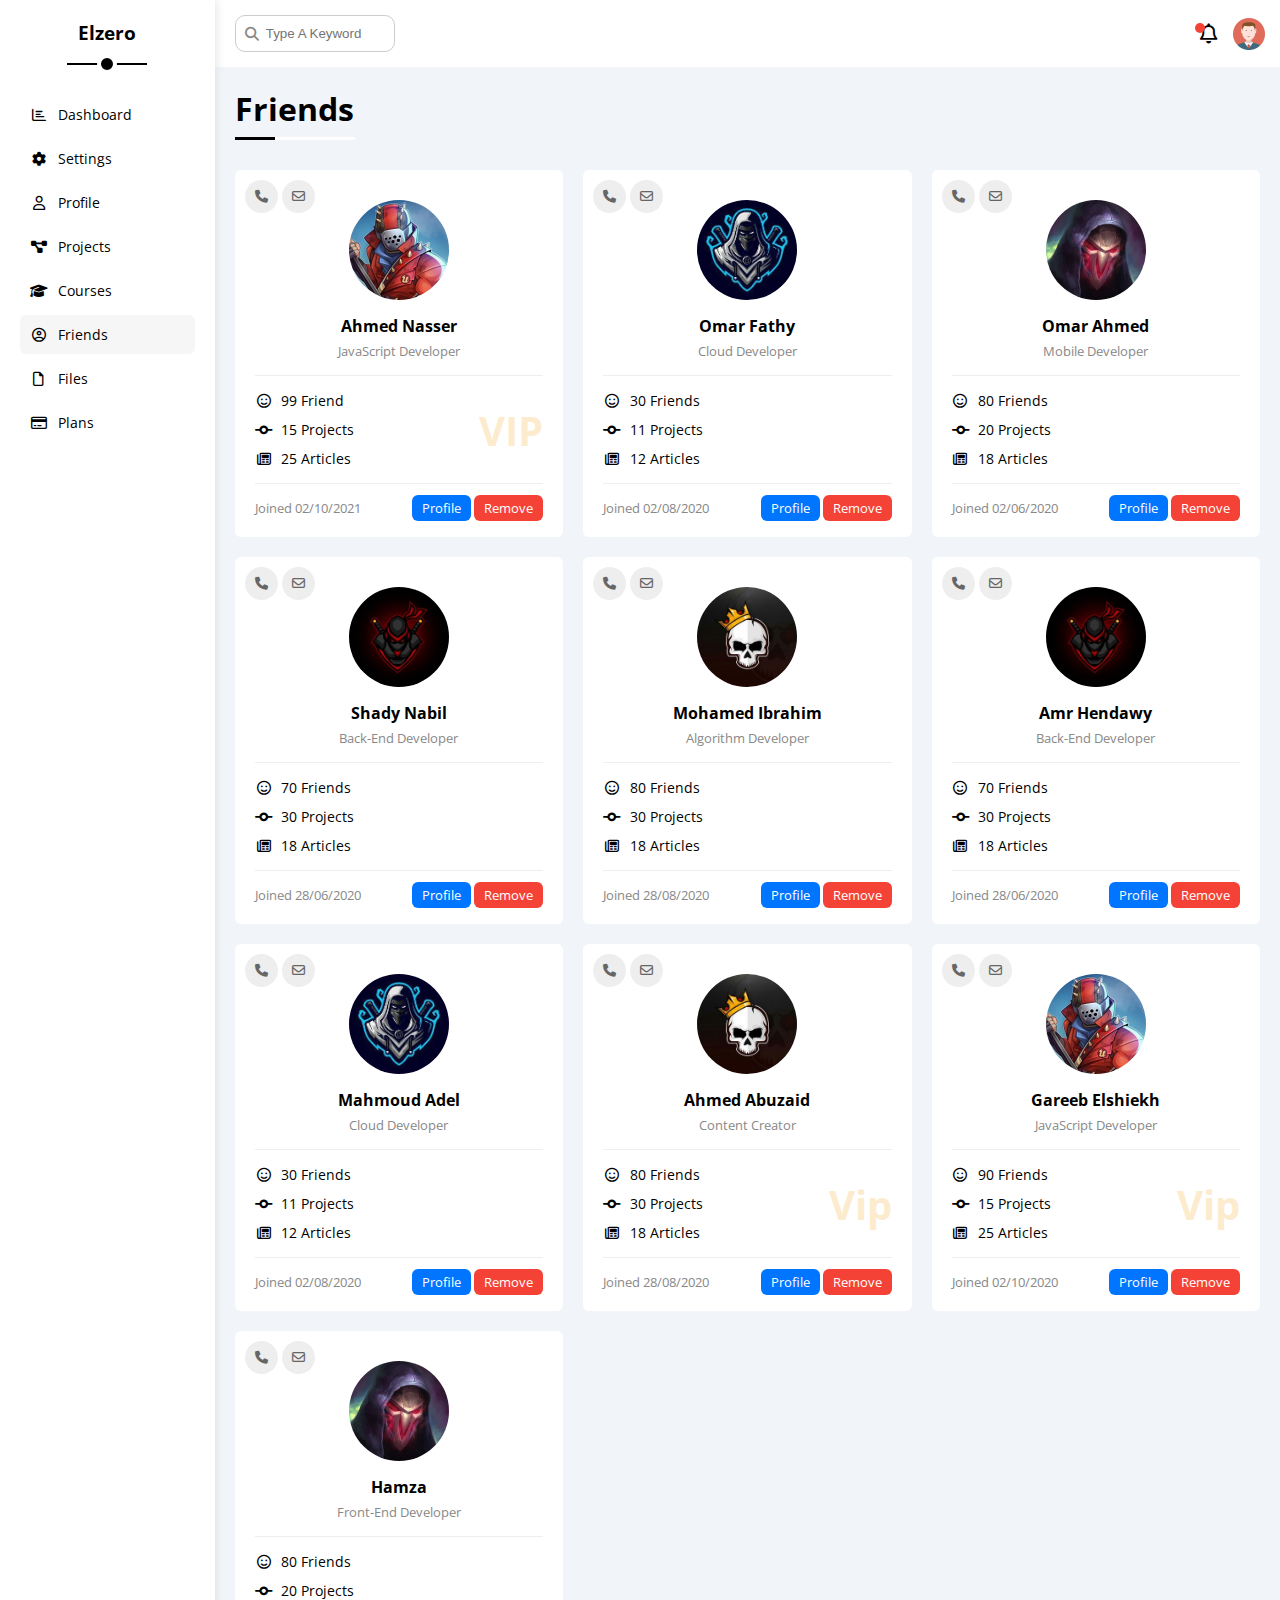
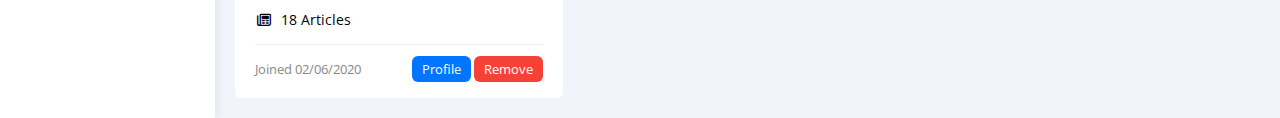
<file: friends.html>
<!DOCTYPE html>
<html lang="en">
  <head>
    <meta charset="UTF-8" />
    <meta http-equiv="X-UA-Compatible" content="IE=edge" />
    <meta name="viewport" content="width=device-width, initial-scale=1.0" />
    <title>Friends</title>
    <!-- Font Awesome -->
    <link rel="stylesheet" href="css/all.min.css" />
    <link rel="stylesheet" href="css/framework.css" />
    <link rel="stylesheet" href="css/master.css" />
    <!-- Google Fonts -->
    <link rel="preconnect" href="https://fonts.googleapis.com" />
    <link rel="preconnect" href="https://fonts.gstatic.com" crossorigin />
    <link href="https://fonts.googleapis.com/css2?family=Open+Sans:wght@300;500&display=swap" rel="stylesheet" />
  </head>
  <body>
    <div class="page d-flex">
      <div class="sidebar bg-white p-20 p-relative">
        <h3 class="p-relative txt-c mt-0">Elzero</h3>
        <ul>
          <li>
            <a class="d-flex align-center fs-14 c-black rad-6 p-10" href="index.html">
              <i class="fa-regular fa-chart-bar fa-fw"></i>
              <span>Dashboard</span>
            </a>
          </li>
          <li>
            <a class="d-flex align-center fs-14 c-black rad-6 p-10" href="settings.html">
              <i class="fa-solid fa-gear fa-fw"></i>
              <span>Settings</span>
            </a>
          </li>
          <li>
            <a class="d-flex align-center fs-14 c-black rad-6 p-10" href="profile.html">
              <i class="fa-regular fa-user fa-fw"></i>
              <span>Profile</span>
            </a>
          </li>
          <li>
            <a class="d-flex align-center fs-14 c-black rad-6 p-10" href="projects.html">
              <i class="fa-solid fa-diagram-project fa-fw"></i>
              <span>Projects</span>
            </a>
          </li>
          <li>
            <a class="d-flex align-center fs-14 c-black rad-6 p-10" href="courses.html">
              <i class="fa-solid fa-graduation-cap fa-fw"></i>
              <span>Courses</span>
            </a>
          </li>
          <li>
            <a class="active d-flex align-center fs-14 c-black rad-6 p-10" href="friends.html">
              <i class="fa-regular fa-circle-user fa-fw"></i>
              <span>Friends</span>
            </a>
          </li>
          <li>
            <a class="d-flex align-center fs-14 c-black rad-6 p-10" href="files.html">
              <i class="fa-regular fa-file fa-fw"></i>
              <span>Files</span>
            </a>
          </li>
          <li>
            <a class="d-flex align-center fs-14 c-black rad-6 p-10" href="plans.html">
              <i class="fa-regular fa-credit-card fa-fw"></i>
              <span>Plans</span>
            </a>
          </li>
        </ul>
      </div>
      <div class="content w-full">
        <!-- Start Head -->
        <div class="head bg-white p-15 between-flex">
          <div class="search p-relative">
            <input class="p-10" type="search" placeholder="Type A Keyword" />
          </div>
          <div class="icons d-flex align-center">
            <span class="notification p-relative">
              <i class="fa-regular fa-bell fa-lg"></i>
            </span>
            <img src="imgs/avatar.png" alt="" />
          </div>
        </div>
        <!-- End Head -->
        <h1 class="p-relative">Friends</h1>
        <div class="friends-page d-grid m-20 gap-20">
          <div class="friend bg-white rad-6 p-20 p-relative">
            <div class="contact">
              <i class="fa-solid fa-phone"></i>
              <i class="fa-regular fa-envelope"></i>
            </div>
            <div class="txt-c">
              <img class="rad-half mt-10 mb-10 w-100 h-100" src="imgs/friend-01.jpg" alt="" />
              <h4 class="m-0">Ahmed Nasser</h4>
              <p class="c-grey fs-13 mt-5 mb-0">JavaScript Developer</p>
            </div>
            <div class="icons fs-14 p-relative">
              <div class="mb-10">
                <i class="fa-regular fa-face-smile fa-fw"></i>
                <span>99 Friend</span>
              </div>
              <div class="mb-10">
                <i class="fa-solid fa-code-commit fa-fw"></i>
                <span>15 Projects</span>
              </div>
              <div>
                <i class="fa-regular fa-newspaper fa-fw"></i>
                <span>25 Articles</span>
              </div>
              <span class="vip fw-bold c-orange">VIP</span>
            </div>
            <div class="info between-flex fs-13">
              <span class="c-grey">Joined 02/10/2021</span>
              <div>
                <a class="bg-blue c-white btn-shape" href="profile.html">Profile</a>
                <a class="bg-red c-white btn-shape" href="#">Remove</a>
              </div>
            </div>
          </div>
          <div class="friend bg-white rad-6 p-20 p-relative">
            <div class="contact">
              <i class="fa-solid fa-phone"></i>
              <i class="fa-regular fa-envelope"></i>
            </div>
            <div class="txt-c">
              <img class="rad-half mt-10 mb-10 w-100 h-100" src="imgs/friend-02.jpg" alt="" />
              <h4 class="m-0">Omar Fathy</h4>
              <p class="c-grey fs-13 mt-5 mb-0">Cloud Developer</p>
            </div>
            <div class="icons fs-14 p-relative">
              <div class="mb-10">
                <i class="fa-regular fa-face-smile fa-fw"></i>
                <span>30 Friends</span>
              </div>
              <div class="mb-10">
                <i class="fa-solid fa-code-commit fa-fw"></i>
                <span>11 Projects</span>
              </div>
              <div>
                <i class="fa-regular fa-newspaper fa-fw"></i>
                <span>12 Articles</span>
              </div>
            </div>
            <div class="info between-flex fs-13">
              <span class="c-grey">Joined 02/08/2020</span>
              <div>
                <a class="bg-blue c-white btn-shape" href="profile.html">Profile</a>
                <a class="bg-red c-white btn-shape" href="">Remove</a>
              </div>
            </div>
          </div>
          <div class="friend bg-white rad-6 p-20 p-relative">
            <div class="contact">
              <i class="fa-solid fa-phone"></i>
              <i class="fa-regular fa-envelope"></i>
            </div>
            <div class="txt-c">
              <img class="rad-half mt-10 mb-10 w-100 h-100" src="imgs/friend-03.jpg" alt="" />
              <h4 class="m-0">Omar Ahmed</h4>
              <p class="c-grey fs-13 mt-5 mb-0">Mobile Developer</p>
            </div>
            <div class="icons fs-14 p-relative">
              <div class="mb-10">
                <i class="fa-regular fa-face-smile fa-fw"></i>
                <span>80 Friends</span>
              </div>
              <div class="mb-10">
                <i class="fa-solid fa-code-commit fa-fw"></i>
                <span>20 Projects</span>
              </div>
              <div>
                <i class="fa-regular fa-newspaper fa-fw"></i>
                <span>18 Articles</span>
              </div>
            </div>
            <div class="info between-flex fs-13">
              <span class="c-grey">Joined 02/06/2020</span>
              <div>
                <a class="bg-blue c-white btn-shape" href="profile.html">Profile</a>
                <a class="bg-red c-white btn-shape" href="">Remove</a>
              </div>
            </div>
          </div>
          <div class="friend bg-white rad-6 p-20 p-relative">
            <div class="contact">
              <i class="fa-solid fa-phone"></i>
              <i class="fa-regular fa-envelope"></i>
            </div>
            <div class="txt-c">
              <img class="rad-half mt-10 mb-10 w-100 h-100" src="imgs/friend-04.jpg" alt="" />
              <h4 class="m-0">Shady Nabil</h4>
              <p class="c-grey fs-13 mt-5 mb-0">Back-End Developer</p>
            </div>
            <div class="icons fs-14 p-relative">
              <div class="mb-10">
                <i class="fa-regular fa-face-smile fa-fw"></i>
                <span>70 Friends</span>
              </div>
              <div class="mb-10">
                <i class="fa-solid fa-code-commit fa-fw"></i>
                <span>30 Projects</span>
              </div>
              <div>
                <i class="fa-regular fa-newspaper fa-fw"></i>
                <span>18 Articles</span>
              </div>
            </div>
            <div class="info between-flex fs-13">
              <span class="c-grey">Joined 28/06/2020</span>
              <div>
                <a class="bg-blue c-white btn-shape" href="profile.html">Profile</a>
                <a class="bg-red c-white btn-shape" href="">Remove</a>
              </div>
            </div>
          </div>
          <div class="friend bg-white rad-6 p-20 p-relative">
            <div class="contact">
              <i class="fa-solid fa-phone"></i>
              <i class="fa-regular fa-envelope"></i>
            </div>
            <div class="txt-c">
              <img class="rad-half mt-10 mb-10 w-100 h-100" src="imgs/friend-05.jpg" alt="" />
              <h4 class="m-0">Mohamed Ibrahim</h4>
              <p class="c-grey fs-13 mt-5 mb-0">Algorithm Developer</p>
            </div>
            <div class="icons fs-14 p-relative">
              <div class="mb-10">
                <i class="fa-regular fa-face-smile fa-fw"></i>
                <span>80 Friends</span>
              </div>
              <div class="mb-10">
                <i class="fa-solid fa-code-commit fa-fw"></i>
                <span>30 Projects</span>
              </div>
              <div>
                <i class="fa-regular fa-newspaper fa-fw"></i>
                <span>18 Articles</span>
              </div>
            </div>
            <div class="info between-flex fs-13">
              <span class="c-grey">Joined 28/08/2020</span>
              <div>
                <a class="bg-blue c-white btn-shape" href="profile.html">Profile</a>
                <a class="bg-red c-white btn-shape" href="">Remove</a>
              </div>
            </div>
          </div>
          <div class="friend bg-white rad-6 p-20 p-relative">
            <div class="contact">
              <i class="fa-solid fa-phone"></i>
              <i class="fa-regular fa-envelope"></i>
            </div>
            <div class="txt-c">
              <img class="rad-half mt-10 mb-10 w-100 h-100" src="imgs/friend-04.jpg" alt="" />
              <h4 class="m-0">Amr Hendawy</h4>
              <p class="c-grey fs-13 mt-5 mb-0">Back-End Developer</p>
            </div>
            <div class="icons fs-14 p-relative">
              <div class="mb-10">
                <i class="fa-regular fa-face-smile fa-fw"></i>
                <span>70 Friends</span>
              </div>
              <div class="mb-10">
                <i class="fa-solid fa-code-commit fa-fw"></i>
                <span>30 Projects</span>
              </div>
              <div>
                <i class="fa-regular fa-newspaper fa-fw"></i>
                <span>18 Articles</span>
              </div>
            </div>
            <div class="info between-flex fs-13">
              <span class="c-grey">Joined 28/06/2020</span>
              <div>
                <a class="bg-blue c-white btn-shape" href="profile.html">Profile</a>
                <a class="bg-red c-white btn-shape" href="">Remove</a>
              </div>
            </div>
          </div>
          <div class="friend bg-white rad-6 p-20 p-relative">
            <div class="contact">
              <i class="fa-solid fa-phone"></i>
              <i class="fa-regular fa-envelope"></i>
            </div>
            <div class="txt-c">
              <img class="rad-half mt-10 mb-10 w-100 h-100" src="imgs/friend-02.jpg" alt="" />
              <h4 class="m-0">Mahmoud Adel</h4>
              <p class="c-grey fs-13 mt-5 mb-0">Cloud Developer</p>
            </div>
            <div class="icons fs-14 p-relative">
              <div class="mb-10">
                <i class="fa-regular fa-face-smile fa-fw"></i>
                <span>30 Friends</span>
              </div>
              <div class="mb-10">
                <i class="fa-solid fa-code-commit fa-fw"></i>
                <span>11 Projects</span>
              </div>
              <div>
                <i class="fa-regular fa-newspaper fa-fw"></i>
                <span>12 Articles</span>
              </div>
            </div>
            <div class="info between-flex fs-13">
              <span class="c-grey">Joined 02/08/2020</span>
              <div>
                <a class="bg-blue c-white btn-shape" href="profile.html">Profile</a>
                <a class="bg-red c-white btn-shape" href="">Remove</a>
              </div>
            </div>
          </div>
          <div class="friend bg-white rad-6 p-20 p-relative">
            <div class="contact">
              <i class="fa-solid fa-phone"></i>
              <i class="fa-regular fa-envelope"></i>
            </div>
            <div class="txt-c">
              <img class="rad-half mt-10 mb-10 w-100 h-100" src="imgs/friend-05.jpg" alt="" />
              <h4 class="m-0">Ahmed Abuzaid</h4>
              <p class="c-grey fs-13 mt-5 mb-0">Content Creator</p>
            </div>
            <div class="icons fs-14 p-relative">
              <div class="mb-10">
                <i class="fa-regular fa-face-smile fa-fw"></i>
                <span>80 Friends</span>
              </div>
              <div class="mb-10">
                <i class="fa-solid fa-code-commit fa-fw"></i>
                <span>30 Projects</span>
              </div>
              <div>
                <i class="fa-regular fa-newspaper fa-fw"></i>
                <span>18 Articles</span>
              </div>
              <span class="vip fw-bold c-orange">Vip</span>
            </div>
            <div class="info between-flex fs-13">
              <span class="c-grey">Joined 28/08/2020</span>
              <div>
                <a class="bg-blue c-white btn-shape" href="profile.html">Profile</a>
                <a class="bg-red c-white btn-shape" href="">Remove</a>
              </div>
            </div>
          </div>
          <div class="friend bg-white rad-6 p-20 p-relative">
            <div class="contact">
              <i class="fa-solid fa-phone"></i>
              <i class="fa-regular fa-envelope"></i>
            </div>
            <div class="txt-c">
              <img class="rad-half mt-10 mb-10 w-100 h-100" src="imgs/friend-01.jpg" alt="" />
              <h4 class="m-0">Gareeb Elshiekh</h4>
              <p class="c-grey fs-13 mt-5 mb-0">JavaScript Developer</p>
            </div>
            <div class="icons fs-14 p-relative">
              <div class="mb-10">
                <i class="fa-regular fa-face-smile fa-fw"></i>
                <span>90 Friends</span>
              </div>
              <div class="mb-10">
                <i class="fa-solid fa-code-commit fa-fw"></i>
                <span>15 Projects</span>
              </div>
              <div>
                <i class="fa-regular fa-newspaper fa-fw"></i>
                <span>25 Articles</span>
              </div>
              <span class="vip fw-bold c-orange">Vip</span>
            </div>
            <div class="info between-flex fs-13">
              <span class="c-grey">Joined 02/10/2020</span>
              <div>
                <a class="bg-blue c-white btn-shape" href="profile.html">Profile</a>
                <a class="bg-red c-white btn-shape" href="">Remove</a>
              </div>
            </div>
          </div>
          <div class="friend bg-white rad-6 p-20 p-relative">
            <div class="contact">
              <i class="fa-solid fa-phone"></i>
              <i class="fa-regular fa-envelope"></i>
            </div>
            <div class="txt-c">
              <img class="rad-half mt-10 mb-10 w-100 h-100" src="imgs/friend-03.jpg" alt="" />
              <h4 class="m-0">Hamza</h4>
              <p class="c-grey fs-13 mt-5 mb-0">Front-End Developer</p>
            </div>
            <div class="icons fs-14 p-relative">
              <div class="mb-10">
                <i class="fa-regular fa-face-smile fa-fw"></i>
                <span>80 Friends</span>
              </div>
              <div class="mb-10">
                <i class="fa-solid fa-code-commit fa-fw"></i>
                <span>20 Projects</span>
              </div>
              <div>
                <i class="fa-regular fa-newspaper fa-fw"></i>
                <span>18 Articles</span>
              </div>
            </div>
            <div class="info between-flex fs-13">
              <span class="c-grey">Joined 02/06/2020</span>
              <div>
                <a class="bg-blue c-white btn-shape" href="profile.html">Profile</a>
                <a class="bg-red c-white btn-shape" href="">Remove</a>
              </div>
            </div>
          </div>
        </div>
      </div>
    </div>
  </body>
</html>
</file>
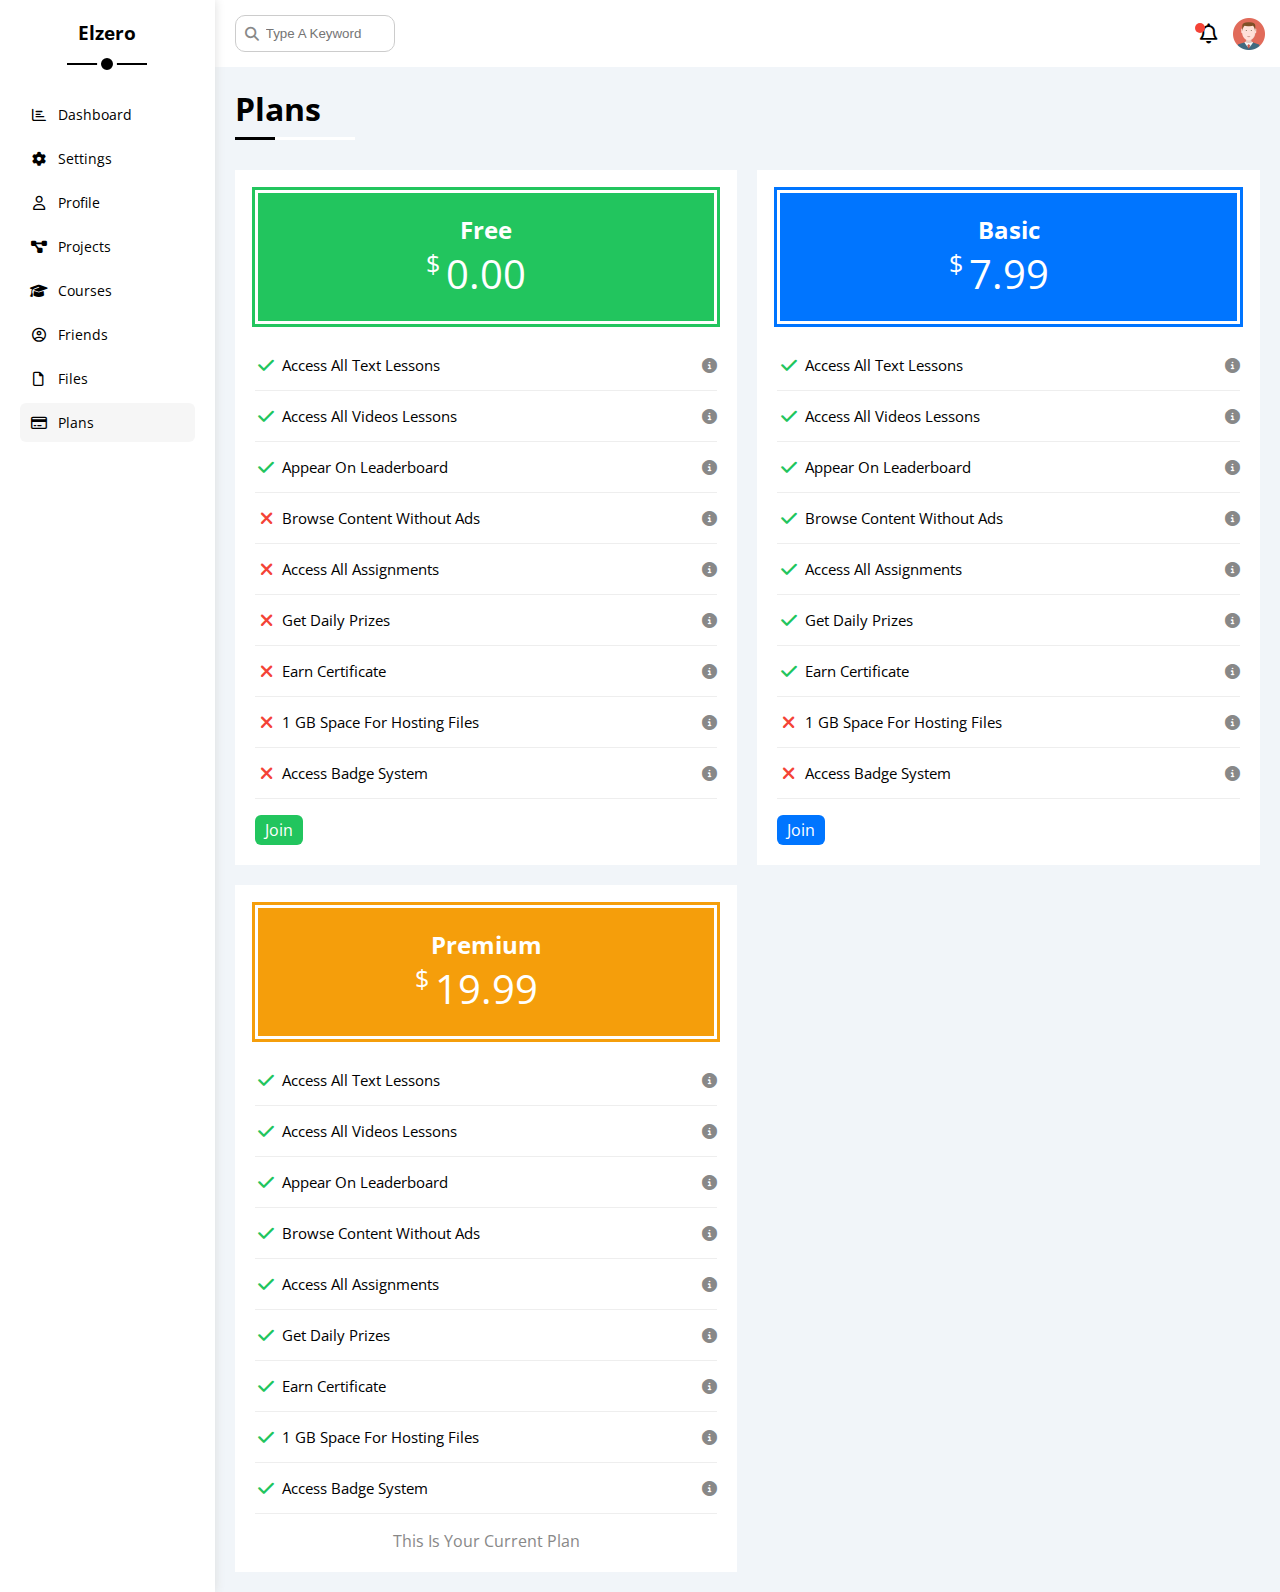
<file: plans.html>
<!DOCTYPE html>
<html lang="en">
  <head>
    <meta charset="UTF-8" />
    <meta http-equiv="X-UA-Compatible" content="IE=edge" />
    <meta name="viewport" content="width=device-width, initial-scale=1.0" />
    <title>Plans</title>
    <!-- Font Awesome -->
    <link rel="stylesheet" href="css/all.min.css" />
    <link rel="stylesheet" href="css/framework.css" />
    <link rel="stylesheet" href="css/master.css" />
    <!-- Google Fonts -->
    <link rel="preconnect" href="https://fonts.googleapis.com" />
    <link rel="preconnect" href="https://fonts.gstatic.com" crossorigin />
    <link href="https://fonts.googleapis.com/css2?family=Open+Sans:wght@300;500&display=swap" rel="stylesheet" />
  </head>
  <body>
    <div class="page d-flex">
      <div class="sidebar bg-white p-20 p-relative">
        <h3 class="p-relative txt-c mt-0">Elzero</h3>
        <ul>
          <li>
            <a class="d-flex align-center fs-14 c-black rad-6 p-10" href="index.html">
              <i class="fa-regular fa-chart-bar fa-fw"></i>
              <span>Dashboard</span>
            </a>
          </li>
          <li>
            <a class="d-flex align-center fs-14 c-black rad-6 p-10" href="settings.html">
              <i class="fa-solid fa-gear fa-fw"></i>
              <span>Settings</span>
            </a>
          </li>
          <li>
            <a class="d-flex align-center fs-14 c-black rad-6 p-10" href="profile.html">
              <i class="fa-regular fa-user fa-fw"></i>
              <span>Profile</span>
            </a>
          </li>
          <li>
            <a class="d-flex align-center fs-14 c-black rad-6 p-10" href="projects.html">
              <i class="fa-solid fa-diagram-project fa-fw"></i>
              <span>Projects</span>
            </a>
          </li>
          <li>
            <a class="d-flex align-center fs-14 c-black rad-6 p-10" href="courses.html">
              <i class="fa-solid fa-graduation-cap fa-fw"></i>
              <span>Courses</span>
            </a>
          </li>
          <li>
            <a class="d-flex align-center fs-14 c-black rad-6 p-10" href="friends.html">
              <i class="fa-regular fa-circle-user fa-fw"></i>
              <span>Friends</span>
            </a>
          </li>
          <li>
            <a class="d-flex align-center fs-14 c-black rad-6 p-10" href="files.html">
              <i class="fa-regular fa-file fa-fw"></i>
              <span>Files</span>
            </a>
          </li>
          <li>
            <a class="active d-flex align-center fs-14 c-black rad-6 p-10" href="plans.html">
              <i class="fa-regular fa-credit-card fa-fw"></i>
              <span>Plans</span>
            </a>
          </li>
        </ul>
      </div>
      <div class="content w-full">
        <!-- Start Head -->
        <div class="head bg-white p-15 between-flex">
          <div class="search p-relative">
            <input class="p-10" type="search" placeholder="Type A Keyword" />
          </div>
          <div class="icons d-flex align-center">
            <span class="notification p-relative">
              <i class="fa-regular fa-bell fa-lg"></i>
            </span>
            <img src="imgs/avatar.png" alt="" />
          </div>
        </div>
        <!-- End Head -->
        <h1 class="p-relative">Plans</h1>
        <div class="plans-page d-grid m-20 gap-20">
          <div class="plan green bg-white p-20">
            <div class="top bg-green txt-c p-20">
              <h2 class="m-0 c-white">Free</h2>
              <div class="price c-white"><span>$</span>0.00</div>
            </div>
            <ul>
              <li>
                <i class="fa-solid fa-check fa-fw yes"></i>
                <span>Access All Text Lessons</span>
                <i class="fa-solid fa-circle-info help"></i>
              </li>
              <li>
                <i class="fa-solid fa-check fa-fw yes"></i>
                <span>Access All Videos Lessons</span>
                <i class="fa-solid fa-circle-info help"></i>
              </li>
              <li>
                <i class="fa-solid fa-check fa-fw yes"></i>
                <span>Appear On Leaderboard</span>
                <i class="fa-solid fa-circle-info help"></i>
              </li>
              <li>
                <i class="fa-solid fa-xmark fa-fw"></i>
                <span>Browse Content Without Ads</span>
                <i class="fa-solid fa-circle-info help"></i>
              </li>
              <li>
                <i class="fa-solid fa-xmark fa-fw"></i>
                <span>Access All Assignments</span>
                <i class="fa-solid fa-circle-info help"></i>
              </li>
              <li>
                <i class="fa-solid fa-xmark fa-fw"></i>
                <span>Get Daily Prizes</span>
                <i class="fa-solid fa-circle-info help"></i>
              </li>
              <li>
                <i class="fa-solid fa-xmark fa-fw"></i>
                <span>Earn Certificate</span>
                <i class="fa-solid fa-circle-info help"></i>
              </li>
              <li>
                <i class="fa-solid fa-xmark fa-fw"></i>
                <span>1 GB Space For Hosting Files</span>
                <i class="fa-solid fa-circle-info help"></i>
              </li>
              <li>
                <i class="fa-solid fa-xmark fa-fw"></i>
                <span>Access Badge System</span>
                <i class="fa-solid fa-circle-info help"></i>
              </li>
            </ul>
            <a href="#" class="btn-shape bg-green c-white d-block w-fit">Join</a>
          </div>
          <!-- Start Plan -->
          <div class="plan blue bg-white p-20">
            <div class="top bg-blue txt-c p-20">
              <h2 class="m-0 c-white">Basic</h2>
              <div class="price c-white"><span>$</span>7.99</div>
            </div>
            <ul class="list-none p-0">
              <li>
                <i class="fa-solid fa-check fa-fw yes"></i>
                <span>Access All Text Lessons</span>
                <i class="fa-solid fa-circle-info help"></i>
              </li>
              <li>
                <i class="fa-solid fa-check fa-fw yes"></i>
                <span>Access All Videos Lessons</span>
                <i class="fa-solid fa-circle-info help"></i>
              </li>
              <li>
                <i class="fa-solid fa-check fa-fw yes"></i>
                <span>Appear On Leaderboard</span>
                <i class="fa-solid fa-circle-info help"></i>
              </li>
              <li>
                <i class="fa-solid fa-check fa-fw yes"></i>
                <span>Browse Content Without Ads</span>
                <i class="fa-solid fa-circle-info help"></i>
              </li>
              <li>
                <i class="fa-solid fa-check fa-fw yes"></i>
                <span>Access All Assignments</span>
                <i class="fa-solid fa-circle-info help"></i>
              </li>
              <li>
                <i class="fa-solid fa-check fa-fw yes"></i>
                <span>Get Daily Prizes</span>
                <i class="fa-solid fa-circle-info help"></i>
              </li>
              <li>
                <i class="fa-solid fa-check fa-fw yes"></i>
                <span>Earn Certificate</span>
                <i class="fa-solid fa-circle-info help"></i>
              </li>
              <li>
                <i class="fa-solid fa-xmark fa-fw"></i>
                <span>1 GB Space For Hosting Files</span>
                <i class="fa-solid fa-circle-info help"></i>
              </li>
              <li>
                <i class="fa-solid fa-xmark fa-fw"></i>
                <span>Access Badge System</span>
                <i class="fa-solid fa-circle-info help"></i>
              </li>
            </ul>
            <a href="#" class="btn-shape bg-blue c-white d-block w-fit">Join</a>
          </div>
          <!-- End Plan -->
          <!-- Start Plan -->
          <div class="plan orange bg-white p-20">
            <div class="top bg-orange txt-c p-20">
              <h2 class="m-0 c-white">Premium</h2>
              <div class="price c-white"><span>$</span>19.99</div>
            </div>
            <ul class="list-none p-0">
              <li>
                <i class="fa-solid fa-check fa-fw yes"></i>
                <span>Access All Text Lessons</span>
                <i class="fa-solid fa-circle-info help"></i>
              </li>
              <li>
                <i class="fa-solid fa-check fa-fw yes"></i>
                <span>Access All Videos Lessons</span>
                <i class="fa-solid fa-circle-info help"></i>
              </li>
              <li>
                <i class="fa-solid fa-check fa-fw yes"></i>
                <span>Appear On Leaderboard</span>
                <i class="fa-solid fa-circle-info help"></i>
              </li>
              <li>
                <i class="fa-solid fa-check fa-fw yes"></i>
                <span>Browse Content Without Ads</span>
                <i class="fa-solid fa-circle-info help"></i>
              </li>
              <li>
                <i class="fa-solid fa-check fa-fw yes"></i>
                <span>Access All Assignments</span>
                <i class="fa-solid fa-circle-info help"></i>
              </li>
              <li>
                <i class="fa-solid fa-check fa-fw yes"></i>
                <span>Get Daily Prizes</span>
                <i class="fa-solid fa-circle-info help"></i>
              </li>
              <li>
                <i class="fa-solid fa-check fa-fw yes"></i>
                <span>Earn Certificate</span>
                <i class="fa-solid fa-circle-info help"></i>
              </li>
              <li>
                <i class="fa-solid fa-check fa-fw yes"></i>
                <span>1 GB Space For Hosting Files</span>
                <i class="fa-solid fa-circle-info help"></i>
              </li>
              <li>
                <i class="fa-solid fa-check fa-fw yes"></i>
                <span>Access Badge System</span>
                <i class="fa-solid fa-circle-info help"></i>
              </li>
            </ul>
            <p class="c-grey m-0 txt-c">This Is Your Current Plan</p>
          </div>
          <!-- End Plan -->
        </div>
      </div>
    </div>
  </body>
</html>
</file>
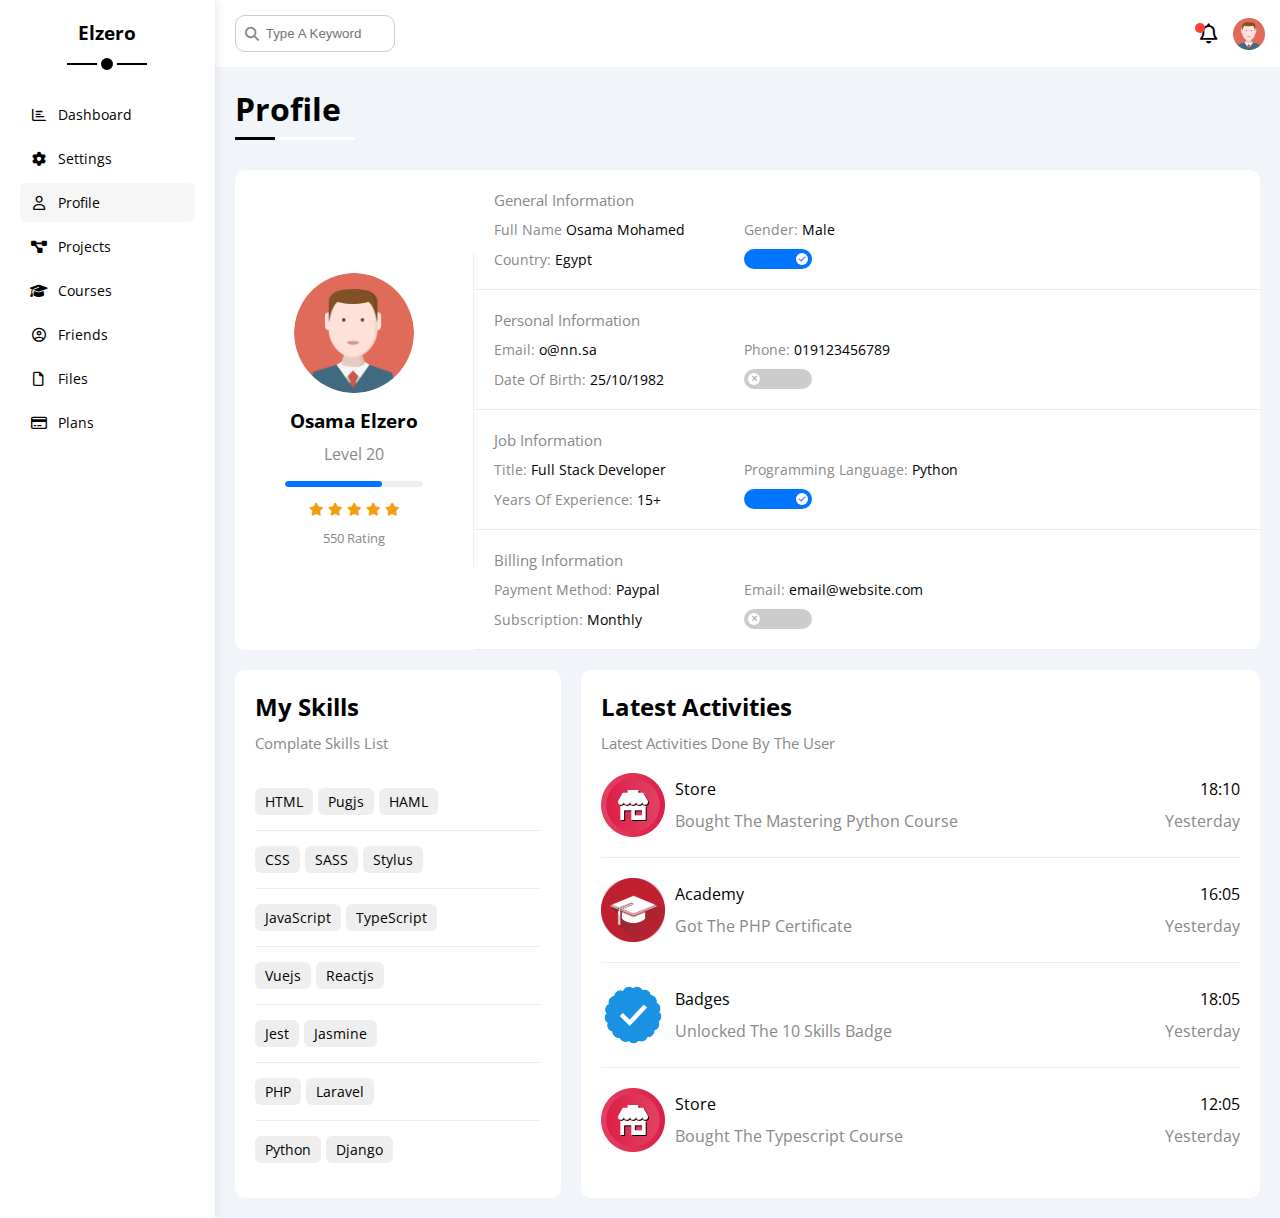
<file: profile.html>
<!DOCTYPE html>
<html lang="en">
    <head>
        <meta charset="UTF-8">
        <meta http-equiv="X-UA-Compatible" content="IE=edge">
        <meta name="viewport" content="width=device-width, initial-scale=1.0">
        <!-- Font Awesome -->
        <link rel="stylesheet" href="css/all.min.css">
        <link rel="stylesheet" href="css/framework.css">
        <link rel="stylesheet" href="css/master.css">
        <!-- Google Fonts -->
        <link rel="preconnect" href="https://fonts.googleapis.com" />
        <link rel="preconnect" href="https://fonts.gstatic.com" crossorigin />
        <link 
            href="https://fonts.googleapis.com/css2?family=Open+Sans:wght@300;500&display=swap"
            rel="stylesheet"
        />
        <title>Profile</title>
    </head>
    <body>
        <div class="page d-flex">
            <div class="sidebar bg-white p-20 p-relative">
                <h3 class="p-relative txt-c mt-0">Elzero</h3>
                <ul>
                    <li>
                        <a class="d-flex align-center fs-14 c-black rad-6 p-10" href="index.html">
                        <i class="fa-regular fa-chart-bar fa-fw"></i>
                        <span>Dashboard</span>
                        </a>
                    </li>
                    <li>
                        <a class="d-flex align-center fs-14 c-black rad-6 p-10" href="settings.html">
                        <i class="fa-solid fa-gear fa-fw"></i>
                        <span>Settings</span>
                        </a>
                    </li>
                    <li>
                        <a class="active d-flex align-center fs-14 c-black rad-6 p-10" href="profile.html">
                        <i class="fa-regular fa-user fa-fw"></i>
                        <span>Profile</span>
                        </a>
                    </li>
                    <li>
                        <a class="d-flex align-center fs-14 c-black rad-6 p-10" href="projects.html">
                        <i class="fa-solid fa-diagram-project fa-fw"></i>
                        <span>Projects</span>
                        </a>
                    </li>
                    <li>
                        <a class="d-flex align-center fs-14 c-black rad-6 p-10" href="courses.html">
                        <i class="fa-solid fa-graduation-cap fa-fw"></i>
                        <span>Courses</span>
                        </a>
                    </li>
                    <li>
                        <a class="d-flex align-center fs-14 c-black rad-6 p-10" href="friends.html">
                        <i class="fa-regular fa-circle-user fa-fw"></i>
                        <span>Friends</span>
                        </a>
                    </li>
                    <li>
                        <a class="d-flex align-center fs-14 c-black rad-6 p-10" href="files.html">
                        <i class="fa-regular fa-file fa-fw"></i>
                        <span>Files</span>
                        </a>
                    </li>
                    <li>
                        <a class="d-flex align-center fs-14 c-black rad-6 p-10" href="plans.html">
                        <i class="fa-regular fa-credit-card fa-fw"></i>
                        <span>Plans</span>
                        </a>
                    </li>
                </ul>
            </div>
            <div class="content w-full">
                <!-- Start Head -->
                <div class="head bg-white p-15 between-flex">
                    <div class="search p-relative">
                        <input class="p-10" type="search" placeholder="Type A Keyword">
                    </div>
                    <div class="icons d-flex align-center">
                        <span class="notification p-relative">
                            <i class="fa-regular fa-bell fa-lg"></i>
                        </span>
                        <img src="imgs/avatar.png" alt="">
                    </div>
                </div>
                <!-- End Head -->
                <h1 class="p-relative">Profile</h1>
                <div class="profile-page m-20">
                    <!-- Start Overview -->
                    <div class="overview bg-white rad-10 d-flex align-center">
                        <div class="avatar-box txt-c p-20">
                            <img class="rad-half mb-10" src="imgs/avatar.png" alt="">
                            <h3 class="m-0">Osama Elzero</h3>
                            <p class="c-grey mt-10">Level 20</p>
                            <div class="level rad-6 bg-eee p-relative">
                                <span style="width: 70%"></span>
                            </div>
                            <div class="rating mt-10 mb-10">
                                <i class="fa-solid fa-star c-orange fs-13"></i>
                                <i class="fa-solid fa-star c-orange fs-13"></i>
                                <i class="fa-solid fa-star c-orange fs-13"></i>
                                <i class="fa-solid fa-star c-orange fs-13"></i>
                                <i class="fa-solid fa-star c-orange fs-13"></i>
                            </div>
                            <p class="c-grey m-0 fs-13">550 Rating</p>
                        </div>
                        <div class="info-box w-full txt-c-mobile">
                            <!-- Start Information Row -->
                            <div class="box p-20 d-flex align-center">
                                <h4 class="c-grey fs-15 m-0 w-full">General Information</h4>
                                <div class="fs-14">
                                    <span class="c-grey">Full Name</span>
                                    <span>Osama Mohamed</span>
                                </div>
                                <div class="fs-14">
                                    <span class="c-grey">Gender:</span>
                                    <span>Male</span>
                                </div>
                                <div class="fs-14">
                                    <span class="c-grey">Country:</span>
                                    <span>Egypt</span>
                                </div>
                                <div class="fs-14">
                                    <label>
                                        <input class="toggle-checkbox" type="checkbox" checked />
                                        <div class="toggle-switch"></div>
                                    </label>
                                </div>
                            </div>
                            <!-- End Information Row -->
                            <!-- Start Information Row -->
                            <div class="box p-20 d-flex align-center">
                                <h4 class="c-grey w-full fs-15 m-0">Personal Information</h4>
                                <div class="fs-14">
                                    <span class="c-grey">Email:</span>
                                    <span>o@nn.sa</span>
                                </div>
                                <div class="fs-14">
                                    <span class="c-grey">Phone:</span>
                                    <span>019123456789</span>
                                </div>
                                <div class="fs-14">
                                    <span class="c-grey">Date Of Birth:</span>
                                    <span>25/10/1982</span>
                                </div>
                                <div class="fs-14">
                                    <label>
                                        <input class="toggle-checkbox" type="checkbox" />
                                        <div class="toggle-switch"></div>
                                    </label>
                                </div>
                            </div>
                            <!-- End Information Row -->
                            <!-- Start Information Row -->
                            <div class="box p-20 d-flex align-center">
                                <h4 class="c-grey w-full fs-15 m-0">Job Information</h4>
                                <div class="fs-14">
                                    <span class="c-grey">Title:</span>
                                    <span>Full Stack Developer</span>
                                </div>
                                <div class="fs-14">
                                    <span class="c-grey">Programming Language:</span>
                                    <span>Python</span>
                                </div>
                                <div class="fs-14">
                                    <span class="c-grey">Years Of Experience:</span>
                                    <span>15+</span>
                                </div>
                                <div class="fs-14">
                                    <label>
                                        <input class="toggle-checkbox" type="checkbox" checked />
                                        <div class="toggle-switch"></div>
                                    </label>
                                </div>
                            </div>
                            <!-- End Information Row -->
                            <!-- Start Information Row -->
                            <div class="box p-20 d-flex align-center">
                                <h4 class="c-grey w-full fs-15 m-0">Billing Information</h4>
                                <div class="fs-14">
                                    <span class="c-grey">Payment Method:</span>
                                    <span>Paypal</span>
                                </div>
                                <div class="fs-14">
                                    <span class="c-grey">Email:</span>
                                    <span>email@website.com</span>
                                </div>
                                <div class="fs-14">
                                    <span class="c-grey">Subscription:</span>
                                    <span>Monthly</span>
                                </div>
                                <div class="fs-14">
                                    <label>
                                        <input class="toggle-checkbox" type="checkbox" />
                                        <div class="toggle-switch"></div>
                                    </label>
                                </div>
                            </div>
                            <!-- End Information Row -->
                        </div>
                    </div>
                    <!-- End Overview -->
                    <!-- Start Other Date -->
                    <div class="other-date d-flex gap-20">
                        <div class="skills-card p-20 bg-white rad-10 mt-20">
                            <h2 class="mt-0 mb-10">My Skills</h2>
                            <p class="mt-0 mb-20 c-grey fs-15">Complate Skills List</p>
                            <ul class="m-0 txt-c-mobile">
                                <li><span>HTML</span><span>Pugjs</span><span>HAML</span></li>
                                <li><span>CSS</span><span>SASS</span><span>Stylus</span></li>
                                <li><span>JavaScript</span><span>TypeScript</span></li>
                                <li><span>Vuejs</span><span>Reactjs</span></li>
                                <li><span>Jest</span><span>Jasmine</span></li>
                                <li><span>PHP</span><span>Laravel</span></li>
                                <li><span>Python</span><span>Django</span></li>
                            </ul>
                        </div>
                        <div class="activities p-20 bg-white rad-10 mt-20">
                            <h2 class="mt-0 mb-10">Latest Activities</h2>
                            <p class="mt-0 mb-20 c-grey fs-15">Latest Activities Done By The User</p>
                            <div class="activity d-flex align-center txt-c-mobile">
                                <img src="imgs/activity-01.png" alt="" />
                                <div class="info">
                                  <span class="d-block mb-10">Store</span>
                                  <span class="c-grey">Bought The Mastering Python Course</span>
                                </div>
                                <div class="date">
                                  <span class="d-block mb-10">18:10</span>
                                  <span class="c-grey">Yesterday</span>
                                </div>
                            </div>
                            <div class="activity d-flex align-center txt-c-mobile">
                                <img src="imgs/activity-02.png" alt="" />
                                <div class="info">
                                  <span class="d-block mb-10">Academy</span>
                                  <span class="c-grey">Got The PHP Certificate</span>
                                </div>
                                <div class="date">
                                  <span class="d-block mb-10">16:05</span>
                                  <span class="c-grey">Yesterday</span>
                                </div>
                            </div>
                            <div class="activity d-flex align-center txt-c-mobile">
                                <img src="imgs/activity-03.png" alt="" />
                                <div class="info">
                                  <span class="d-block mb-10">Badges</span>
                                  <span class="c-grey">Unlocked The 10 Skills Badge</span>
                                </div>
                                <div class="date">
                                  <span class="d-block mb-10">18:05</span>
                                  <span class="c-grey">Yesterday</span>
                                </div>
                            </div>
                            <div class="activity d-flex align-center txt-c-mobile">
                                <img src="imgs/activity-01.png" alt="" />
                                <div class="info">
                                  <span class="d-block mb-10">Store</span>
                                  <span class="c-grey">Bought The Typescript Course</span>
                                </div>
                                <div class="date">
                                  <span class="d-block mb-10">12:05</span>
                                  <span class="c-grey">Yesterday</span>
                                </div>
                            </div>
                        </div>
                    </div>
                    <!-- End Other Date -->
                </div>
            </div>
        </div>
    </body>
</html>
</file>
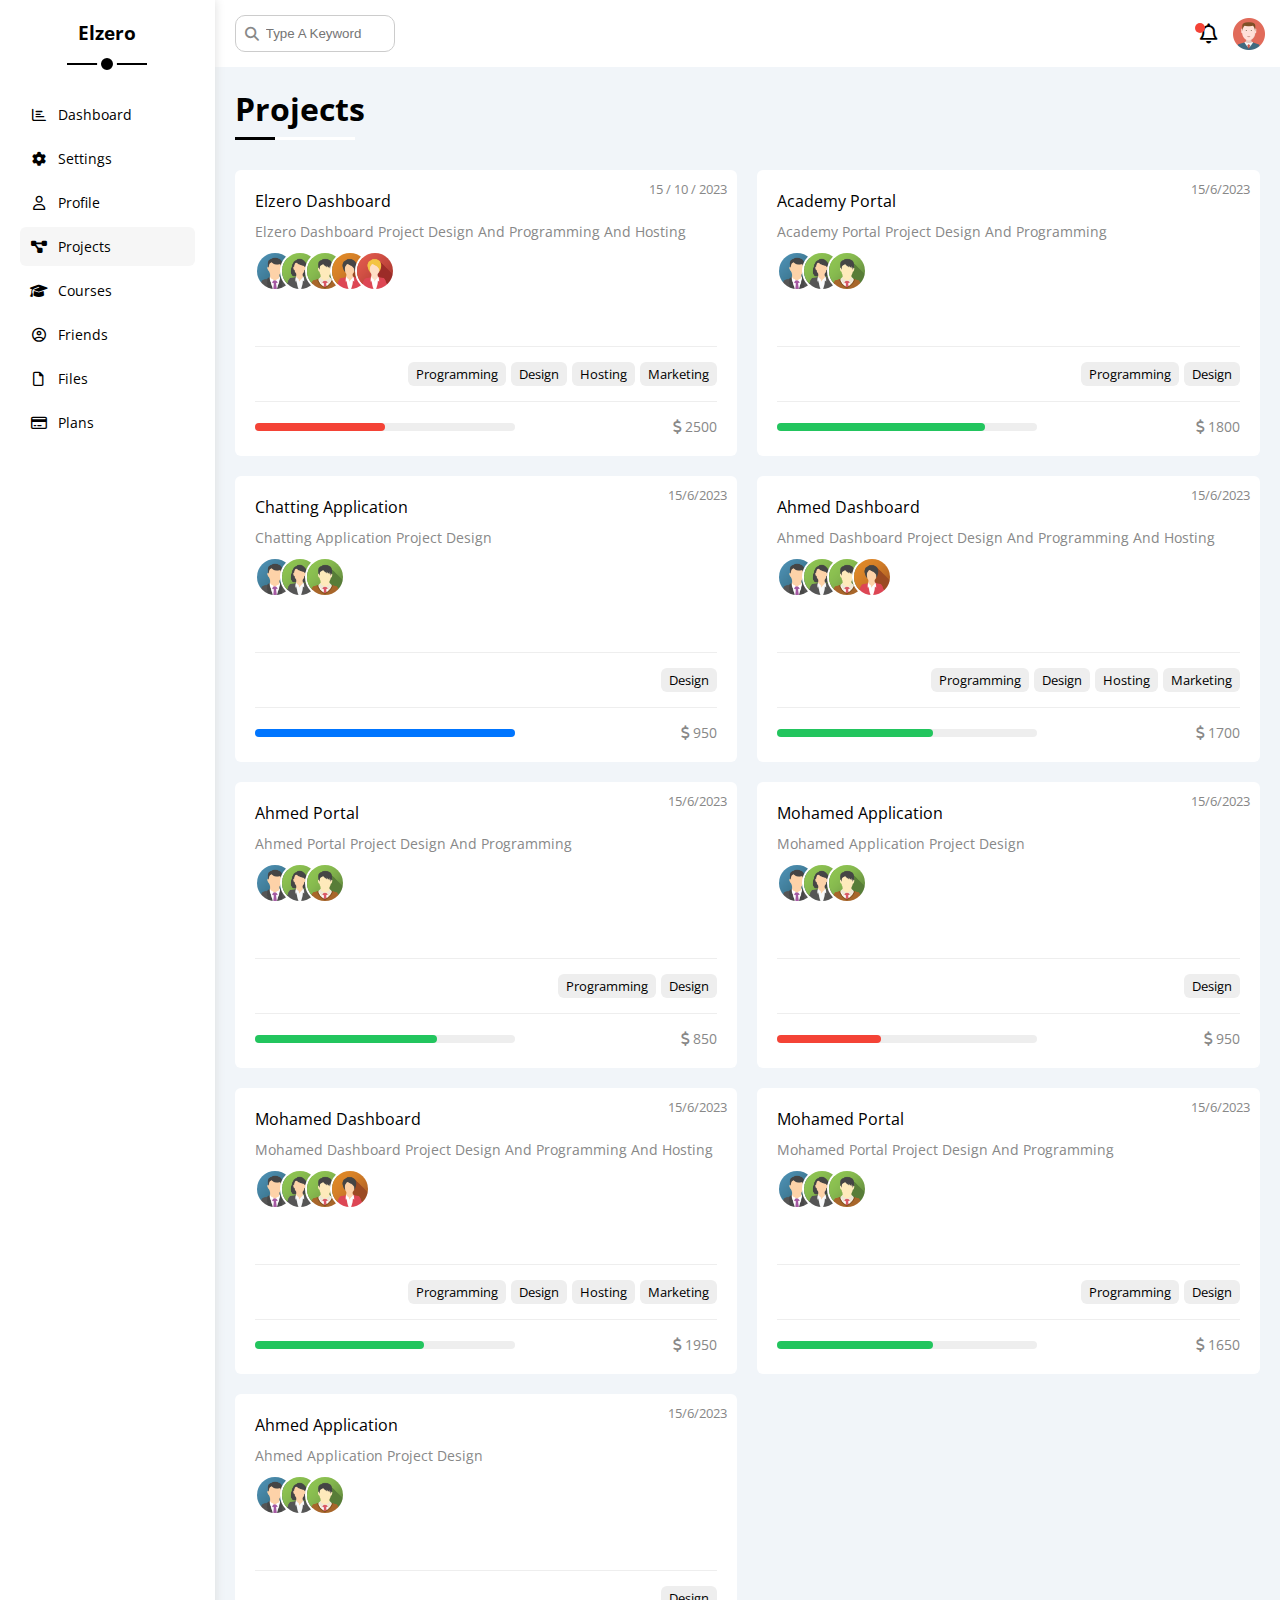
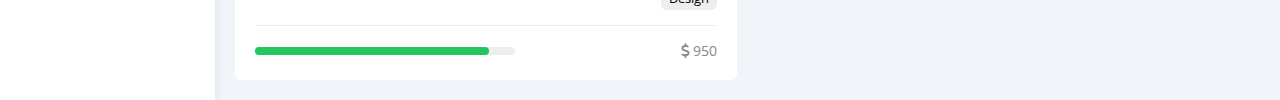
<file: projects.html>
<!DOCTYPE html>
<html lang="en">
    <head>
        <meta charset="UTF-8">
        <meta http-equiv="X-UA-Compatible" content="IE=edge">
        <meta name="viewport" content="width=device-width, initial-scale=1.0">
        <!-- Font Awesome -->
        <link rel="stylesheet" href="css/all.min.css">
        <link rel="stylesheet" href="css/framework.css">
        <link rel="stylesheet" href="css/master.css">
        <!-- Google Fonts -->
        <link rel="preconnect" href="https://fonts.googleapis.com" />
        <link rel="preconnect" href="https://fonts.gstatic.com" crossorigin />
        <link 
            href="https://fonts.googleapis.com/css2?family=Open+Sans:wght@300;500&display=swap"
            rel="stylesheet"
        />
        <title>Projects</title>
    </head>
    <body>
        <div class="page d-flex">
            <div class="sidebar bg-white p-20 p-relative">
                <h3 class="p-relative txt-c mt-0">Elzero</h3>
                <ul>
                    <li>
                        <a class="d-flex align-center fs-14 c-black rad-6 p-10" href="index.html">
                        <i class="fa-regular fa-chart-bar fa-fw"></i>
                        <span>Dashboard</span>
                        </a>
                    </li>
                    <li>
                        <a class="d-flex align-center fs-14 c-black rad-6 p-10" href="settings.html">
                        <i class="fa-solid fa-gear fa-fw"></i>
                        <span>Settings</span>
                        </a>
                    </li>
                    <li>
                        <a class="d-flex align-center fs-14 c-black rad-6 p-10" href="profile.html">
                        <i class="fa-regular fa-user fa-fw"></i>
                        <span>Profile</span>
                        </a>
                    </li>
                    <li>
                        <a class="active d-flex align-center fs-14 c-black rad-6 p-10" href="projects.html">
                        <i class="fa-solid fa-diagram-project fa-fw"></i>
                        <span>Projects</span>
                        </a>
                    </li>
                    <li>
                        <a class="d-flex align-center fs-14 c-black rad-6 p-10" href="courses.html">
                        <i class="fa-solid fa-graduation-cap fa-fw"></i>
                        <span>Courses</span>
                        </a>
                    </li>
                    <li>
                        <a class="d-flex align-center fs-14 c-black rad-6 p-10" href="friends.html">
                        <i class="fa-regular fa-circle-user fa-fw"></i>
                        <span>Friends</span>
                        </a>
                    </li>
                    <li>
                        <a class="d-flex align-center fs-14 c-black rad-6 p-10" href="files.html">
                        <i class="fa-regular fa-file fa-fw"></i>
                        <span>Files</span>
                        </a>
                    </li>
                    <li>
                        <a class="d-flex align-center fs-14 c-black rad-6 p-10" href="plans.html">
                        <i class="fa-regular fa-credit-card fa-fw"></i>
                        <span>Plans</span>
                        </a>
                    </li>
                </ul>
            </div>
            <div class="content w-full">
                <!-- Start Head -->
                <div class="head bg-white p-15 between-flex">
                    <div class="search p-relative">
                        <input class="p-10" type="search" placeholder="Type A Keyword">
                    </div>
                    <div class="icons d-flex align-center">
                        <span class="notification p-relative">
                            <i class="fa-regular fa-bell fa-lg"></i>
                        </span>
                        <img src="imgs/avatar.png" alt="">
                    </div>
                </div>
                <!-- End Head -->
                <h1 class="p-relative">Projects</h1>
                <div class="projects-page d-grid gap-20 m-20">
                    <div class="project bg-white p-20 rad-6 p-relative">
                        <span class="date fs-13 c-grey">15 / 10 / 2023</span>
                        <h4 class="m-0">Elzero Dashboard</h4>
                        <p class="c-grey mt-10 mb-10 fs-14">Elzero Dashboard Project Design And Programming And Hosting</p>
                        <div class="team">
                            <a href="#"><img src="imgs/team-01.png" alt=""></a>
                            <a href="#"><img src="imgs/team-02.png" alt=""></a>
                            <a href="#"><img src="imgs/team-03.png" alt=""></a>
                            <a href="#"><img src="imgs/team-04.png" alt=""></a>
                            <a href="#"><img src="imgs/team-05.png" alt=""></a>
                        </div>
                        <div class="do d-flex">
                            <span class="fs-13 rad-6 bg-eee">Programming</span>
                            <span class="fs-13 rad-6 bg-eee">Design</span>
                            <span class="fs-13 rad-6 bg-eee">Hosting</span>
                            <span class="fs-13 rad-6 bg-eee">Marketing</span>
                        </div>
                        <div class="info between-flex">
                            <div class="prog bg-eee">
                                <span class="bg-red" style="width: 50%"></span>
                            </div>
                            <div class="fs-14 c-grey">
                                <i class="fa-solid fa-dollar-sign"></i>
                                2500
                            </div>
                        </div>
                    </div>
                    <div class="project bg-white p-20 rad-6 p-relative">
                        <span class="date fs-13 c-grey">15/6/2023</span>
                        <h4 class="m-0">Academy Portal</h4>
                        <p class="c-grey mt-10 mb-10 fs-14">Academy Portal Project Design And Programming</p>
                        <div class="team">
                          <a href="#"><img src="imgs/team-01.png" alt="" /></a>
                          <a href="#"><img src="imgs/team-02.png" alt="" /></a>
                          <a href="#"><img src="imgs/team-03.png" alt="" /></a>
                        </div>
                        <div class="do d-flex">
                          <span class="fs-13 rad-6 bg-eee">Programming</span>
                          <span class="fs-13 rad-6 bg-eee">Design</span>
                        </div>
                        <div class="info between-flex">
                          <div class="prog bg-eee">
                            <span class="bg-green" style="width: 80%"></span>
                          </div>
                          <div class="fs-14 c-grey">
                            <i class="fa-solid fa-dollar-sign"></i>
                            1800
                          </div>
                        </div>
                    </div>
                    <div class="project bg-white p-20 rad-6 p-relative">
                        <span class="date fs-13 c-grey">15/6/2023</span>
                        <h4 class="m-0">Chatting Application</h4>
                        <p class="c-grey mt-10 mb-10 fs-14">Chatting Application Project Design</p>
                        <div class="team">
                          <a href="#"><img src="imgs/team-01.png" alt="" /></a>
                          <a href="#"><img src="imgs/team-02.png" alt="" /></a>
                          <a href="#"><img src="imgs/team-03.png" alt="" /></a>
                        </div>
                        <div class="do d-flex">
                          <span class="fs-13 rad-6 bg-eee">Design</span>
                        </div>
                        <div class="info between-flex">
                          <div class="prog bg-eee">
                            <span class="bg-blue" style="width: 100%"></span>
                          </div>
                          <div class="fs-14 c-grey">
                            <i class="fa-solid fa-dollar-sign"></i>
                            950
                          </div>
                        </div>
                    </div>
                    <div class="project bg-white p-20 rad-6 p-relative">
                        <span class="date fs-13 c-grey">15/6/2023</span>
                        <h4 class="m-0">Ahmed Dashboard</h4>
                        <p class="c-grey mt-10 mb-10 fs-14">Ahmed Dashboard Project Design And Programming And Hosting</p>
                        <div class="team">
                          <a href="#"><img src="imgs/team-01.png" alt="" /></a>
                          <a href="#"><img src="imgs/team-02.png" alt="" /></a>
                          <a href="#"><img src="imgs/team-03.png" alt="" /></a>
                          <a href="#"><img src="imgs/team-04.png" alt="" /></a>
                        </div>
                        <div class="do d-flex">
                          <span class="fs-13 rad-6 bg-eee">Programming</span>
                          <span class="fs-13 rad-6 bg-eee">Design</span>
                          <span class="fs-13 rad-6 bg-eee">Hosting</span>
                          <span class="fs-13 rad-6 bg-eee">Marketing</span>
                        </div>
                        <div class="info between-flex">
                          <div class="prog bg-eee">
                            <span class="bg-green" style="width: 60%"></span>
                          </div>
                          <div class="fs-14 c-grey">
                            <i class="fa-solid fa-dollar-sign"></i>
                            1700
                          </div>
                        </div>
                    </div>
                    <div class="project bg-white p-20 rad-6 p-relative">
                        <span class="date fs-13 c-grey">15/6/2023</span>
                        <h4 class="m-0">Ahmed Portal</h4>
                        <p class="c-grey mt-10 mb-10 fs-14">Ahmed Portal Project Design And Programming</p>
                        <div class="team">
                          <a href="#"><img src="imgs/team-01.png" alt="" /></a>
                          <a href="#"><img src="imgs/team-02.png" alt="" /></a>
                          <a href="#"><img src="imgs/team-03.png" alt="" /></a>
                        </div>
                        <div class="do d-flex">
                          <span class="fs-13 rad-6 bg-eee">Programming</span>
                          <span class="fs-13 rad-6 bg-eee">Design</span>
                        </div>
                        <div class="info between-flex">
                          <div class="prog bg-eee">
                            <span class="bg-green" style="width: 70%"></span>
                          </div>
                          <div class="fs-14 c-grey">
                            <i class="fa-solid fa-dollar-sign"></i>
                            850
                          </div>
                        </div>
                    </div>
                    <div class="project bg-white p-20 rad-6 p-relative">
                        <span class="date fs-13 c-grey">15/6/2023</span>
                        <h4 class="m-0">Mohamed Application</h4>
                        <p class="c-grey mt-10 mb-10 fs-14">Mohamed Application Project Design</p>
                        <div class="team">
                          <a href="#"><img src="imgs/team-01.png" alt="" /></a>
                          <a href="#"><img src="imgs/team-02.png" alt="" /></a>
                          <a href="#"><img src="imgs/team-03.png" alt="" /></a>
                        </div>
                        <div class="do d-flex">
                          <span class="fs-13 rad-6 bg-eee">Design</span>
                        </div>
                        <div class="info between-flex">
                          <div class="prog bg-eee">
                            <span class="bg-red" style="width: 40%"></span>
                          </div>
                          <div class="fs-14 c-grey">
                            <i class="fa-solid fa-dollar-sign"></i>
                            950
                          </div>
                        </div>
                    </div>
                    <div class="project bg-white p-20 rad-6 p-relative">
                        <span class="date fs-13 c-grey">15/6/2023</span>
                        <h4 class="m-0">Mohamed Dashboard</h4>
                        <p class="c-grey mt-10 mb-10 fs-14">Mohamed Dashboard Project Design And Programming And Hosting</p>
                        <div class="team">
                          <a href="#"><img src="imgs/team-01.png" alt="" /></a>
                          <a href="#"><img src="imgs/team-02.png" alt="" /></a>
                          <a href="#"><img src="imgs/team-03.png" alt="" /></a>
                          <a href="#"><img src="imgs/team-04.png" alt="" /></a>
                        </div>
                        <div class="do d-flex">
                          <span class="fs-13 rad-6 bg-eee">Programming</span>
                          <span class="fs-13 rad-6 bg-eee">Design</span>
                          <span class="fs-13 rad-6 bg-eee">Hosting</span>
                          <span class="fs-13 rad-6 bg-eee">Marketing</span>
                        </div>
                        <div class="info between-flex">
                          <div class="prog bg-eee">
                            <span class="bg-green" style="width: 65%"></span>
                          </div>
                          <div class="fs-14 c-grey">
                            <i class="fa-solid fa-dollar-sign"></i>
                            1950
                          </div>
                        </div>
                    </div>
                    <div class="project bg-white p-20 rad-6 p-relative">
                        <span class="date fs-13 c-grey">15/6/2023</span>
                        <h4 class="m-0">Mohamed Portal</h4>
                        <p class="c-grey mt-10 mb-10 fs-14">Mohamed Portal Project Design And Programming</p>
                        <div class="team">
                          <a href="#"><img src="imgs/team-01.png" alt="" /></a>
                          <a href="#"><img src="imgs/team-02.png" alt="" /></a>
                          <a href="#"><img src="imgs/team-03.png" alt="" /></a>
                        </div>
                        <div class="do d-flex">
                          <span class="fs-13 rad-6 bg-eee">Programming</span>
                          <span class="fs-13 rad-6 bg-eee">Design</span>
                        </div>
                        <div class="info between-flex">
                          <div class="prog bg-eee">
                            <span class="bg-green" style="width: 60%"></span>
                          </div>
                          <div class="fs-14 c-grey">
                            <i class="fa-solid fa-dollar-sign"></i>
                            1650
                          </div>
                        </div>
                    </div>
                    <div class="project bg-white p-20 rad-6 p-relative">
                        <span class="date fs-13 c-grey">15/6/2023</span>
                        <h4 class="m-0">Ahmed Application</h4>
                        <p class="c-grey mt-10 mb-10 fs-14">Ahmed Application Project Design</p>
                        <div class="team">
                          <a href="#"><img src="imgs/team-01.png" alt="" /></a>
                          <a href="#"><img src="imgs/team-02.png" alt="" /></a>
                          <a href="#"><img src="imgs/team-03.png" alt="" /></a>
                        </div>
                        <div class="do d-flex">
                          <span class="fs-13 rad-6 bg-eee">Design</span>
                        </div>
                        <div class="info between-flex">
                          <div class="prog bg-eee">
                            <span class="bg-green" style="width: 90%"></span>
                          </div>
                          <div class="fs-14 c-grey">
                            <i class="fa-solid fa-dollar-sign"></i>
                            950
                          </div>
                        </div>
                    </div>
                </div>
            </div>
        </div>
    </body>
</html>
</file>
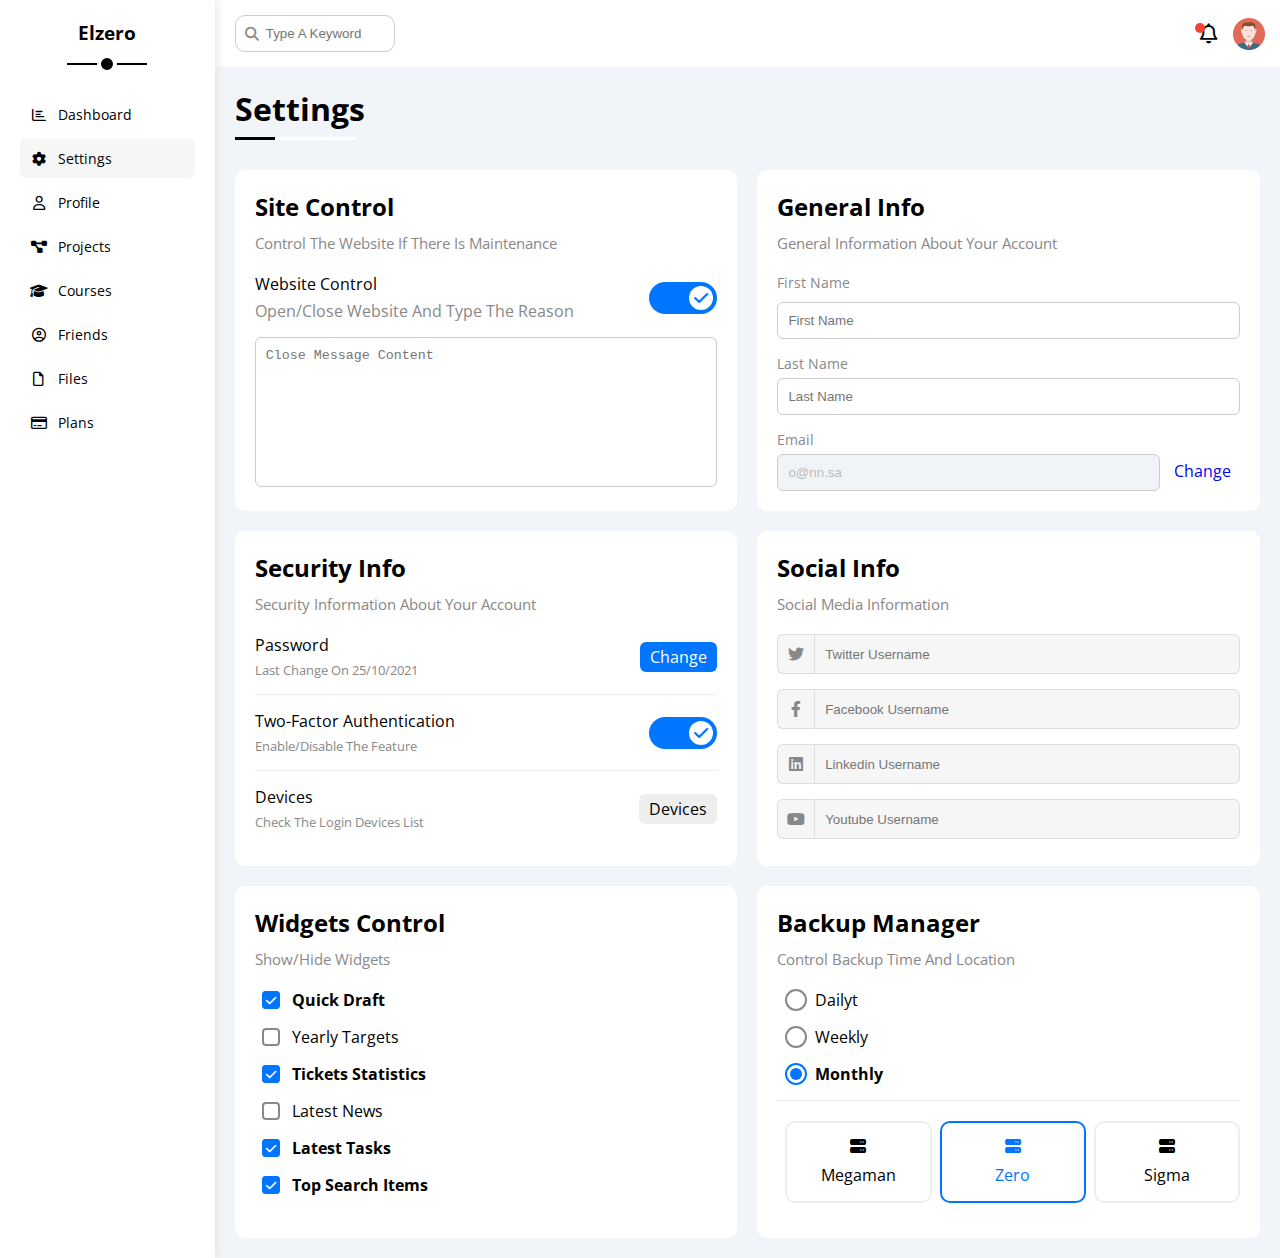
<file: settings.html>
<!DOCTYPE html>
<html lang="en">
    <head>
        <meta charset="UTF-8">
        <meta http-equiv="X-UA-Compatible" content="IE=edge">
        <meta name="viewport" content="width=device-width, initial-scale=1.0">
        <!-- Font Awesome -->
        <link rel="stylesheet" href="css/all.min.css">
        <link rel="stylesheet" href="css/framework.css">
        <link rel="stylesheet" href="css/master.css">
        <!-- Google Fonts -->
        <link rel="preconnect" href="https://fonts.googleapis.com" />
        <link rel="preconnect" href="https://fonts.gstatic.com" crossorigin />
        <link 
            href="https://fonts.googleapis.com/css2?family=Open+Sans:wght@300;500&display=swap"
            rel="stylesheet"
        />
        <title>Settings</title>
    </head>
    <body>
        <div class="page d-flex">
            <div class="sidebar bg-white p-20 p-relative">
                <h3 class="p-relative txt-c mt-0">Elzero</h3>
                <ul>
                    <li>
                        <a class="d-flex align-center fs-14 c-black rad-6 p-10" href="index.html">
                        <i class="fa-regular fa-chart-bar fa-fw"></i>
                        <span>Dashboard</span>
                        </a>
                    </li>
                    <li>
                        <a class="active d-flex align-center fs-14 c-black rad-6 p-10" href="settings.html">
                        <i class="fa-solid fa-gear fa-fw"></i>
                        <span>Settings</span>
                        </a>
                    </li>
                    <li>
                        <a class="d-flex align-center fs-14 c-black rad-6 p-10" href="profile.html">
                        <i class="fa-regular fa-user fa-fw"></i>
                        <span>Profile</span>
                        </a>
                    </li>
                    <li>
                        <a class="d-flex align-center fs-14 c-black rad-6 p-10" href="projects.html">
                        <i class="fa-solid fa-diagram-project fa-fw"></i>
                        <span>Projects</span>
                        </a>
                    </li>
                    <li>
                        <a class="d-flex align-center fs-14 c-black rad-6 p-10" href="courses.html">
                        <i class="fa-solid fa-graduation-cap fa-fw"></i>
                        <span>Courses</span>
                        </a>
                    </li>
                    <li>
                        <a class="d-flex align-center fs-14 c-black rad-6 p-10" href="friends.html">
                        <i class="fa-regular fa-circle-user fa-fw"></i>
                        <span>Friends</span>
                        </a>
                    </li>
                    <li>
                        <a class="d-flex align-center fs-14 c-black rad-6 p-10" href="files.html">
                        <i class="fa-regular fa-file fa-fw"></i>
                        <span>Files</span>
                        </a>
                    </li>
                    <li>
                        <a class="d-flex align-center fs-14 c-black rad-6 p-10" href="plans.html">
                        <i class="fa-regular fa-credit-card fa-fw"></i>
                        <span>Plans</span>
                        </a>
                    </li>
                </ul>
            </div>
            <div class="content w-full">
                <!-- Start Head -->
                <div class="head bg-white p-15 between-flex">
                    <div class="search p-relative">
                        <input class="p-10" type="search" placeholder="Type A Keyword">
                    </div>
                    <div class="icons d-flex align-center">
                        <span class="notification p-relative">
                            <i class="fa-regular fa-bell fa-lg"></i>
                        </span>
                        <img src="imgs/avatar.png" alt="">
                    </div>
                </div>
                <!-- End Head -->
                <h1 class="p-relative">Settings</h1>
                <!-- <div class="settings-page">
                    <label>
                        <input class="toggle-checkbox" type="checkbox" checked>
                        <div class="toggle-switch"></div>
                    </label>
                </div> -->
                <div class="settings-page m-20 d-grid gap-20">
                    <!-- Start Settings Box -->
                    <div class="p-20 bg-white rad-10">
                        <h2 class="mt-0 mb-10">Site Control</h2>
                        <p class="mt-0 mb-20 c-grey fs-15">Control The Website If There Is Maintenance</p>
                        <div class="mb-15 between-flex">
                            <div>
                                <span>Website Control</span>
                                <p class="c-grey mt-5 mb-0">Open/Close Website And Type The Reason</p>
                            </div>
                            <div>
                                <label>
                                    <input class="toggle-checkbox" type="checkbox" checked>
                                    <div class="toggle-switch"></div>
                                </label>
                            </div>
                        </div>
                        <textarea class="close-message p-10 rad-6 d-block w-full" placeholder="Close Message Content"></textarea>
                    </div>
                    <!-- End Settings Box -->
                    <!-- Start Settings Box -->
                    <div class="p-20 bg-white rad-10">
                        <h2 class="mt-0 mb-10">General Info</h2>
                        <p class="mt-0 mb-20 c-grey fs-15">General Information About Your Account</p>
                        <div class="mb-15">
                            <label class="fs-14 c-grey d-block mb-10" for="first">First Name</label>
                            <input
                              class="b-none border-ccc p-10 rad-6 d-block w-full"
                              type="text"
                              id="first"
                              placeholder="First Name"
                            />
                        </div>
                        <div class="mb-15">
                            <label class="fs-14 c-grey d-block mb-5" for="last">Last Name</label>
                            <input
                              class="b-none border-ccc p-10 rad-6 d-block w-full"
                              id="last"
                              type="text"
                              placeholder="Last Name"
                            />
                        </div>
                        <div>
                            <label class="fs-14 c-grey d-block mb-5" for="email">Email</label>
                            <input
                              class="email b-none border-ccc p-10 rad-6 w-full mr-10"
                              id="email"
                              type="email"
                              value="o@nn.sa"
                              disabled
                            />
                            <a class="c-blue" href="#">Change</a>
                        </div>
                    </div>
                    <!-- End Settings Box -->
                    <!-- Start Settings Security Box -->
                    <div class="p-20 bg-white rad-10">
                        <h2 class="mt-0 mb-10">Security Info</h2>
                        <p class="mt-0 mb-20 c-grey fs-15">Security Information About Your Account</p>
                        <div class="sec-box mb-15 between-flex">
                            <div>
                              <span>Password</span>
                              <p class="c-grey mt-5 mb-0 fs-13">Last Change On 25/10/2021</p>
                            </div>
                            <a class="button bg-blue c-white btn-shape" href="#">Change</a>
                        </div>
                        <div class="sec-box mb-15 between-flex">
                            <div>
                              <span>Two-Factor Authentication</span>
                              <p class="c-grey mt-5 mb-0 fs-13">Enable/Disable The Feature</p>
                            </div>
                            <label>
                              <input class="toggle-checkbox" type="checkbox" checked />
                              <div class="toggle-switch"></div>
                            </label>
                        </div>
                        <div class="sec-box between-flex">
                            <div>
                              <span>Devices</span>
                              <p class="c-grey mt-5 mb-0 fs-13">Check The Login Devices List</p>
                            </div>
                            <a class="bg-eee c-black btn-shape" href="#">Devices</a>
                        </div>
                    </div>
                    <!-- End Settings Security Box -->
                    <!-- Start Settings Social Box -->
                    <div class="social-boxes p-20 bg-white rad-10">
                        <h2 class="mt-0 mb-10">Social Info</h2>
                        <p class="mt-0 mb-20 c-grey fs-15">Social Media Information</p>
                        <div class="d-flex align-center mb-15">
                            <i class="fa-brands fa-twitter center-flex c-grey"></i>
                            <input class="w-full" type="text" placeholder="Twitter Username">
                        </div>
                        <div class="d-flex align-center mb-15">
                            <i class="fa-brands fa-facebook-f center-flex c-grey"></i>
                            <input class="w-full" type="text" placeholder="Facebook Username" />
                        </div>
                        <div class="d-flex align-center mb-15">
                            <i class="fa-brands fa-linkedin center-flex c-grey"></i>
                            <input class="w-full" type="text" placeholder="Linkedin Username" />
                        </div>
                        <div class="d-flex align-center">
                            <i class="fa-brands fa-youtube center-flex c-grey"></i>
                            <input class="w-full" type="text" placeholder="Youtube Username" />
                        </div>
                    </div>
                    <!-- End Settings Social Box -->
                    <!-- Start Settings Widgets Box -->
                    <div class="widgets-control p-20 bg-white rad-10">
                        <h2 class="mt-0 mb-10">Widgets Control</h2>
                        <p class="mt-0 mb-20 c-grey fs-15">Show/Hide Widgets</p>
                        <div class="control d-flex align-center mb-15">
                            <input type="checkbox" id="one" checked />
                            <label for="one">Quick Draft</label>
                        </div>
                        <div class="control d-flex align-center mb-15">
                            <input type="checkbox" id="two" />
                            <label for="two">Yearly Targets</label>
                        </div>
                        <div class="control d-flex align-center mb-15">
                            <input type="checkbox" id="three" checked />
                            <label for="three">Tickets Statistics</label>
                        </div>
                        <div class="control d-flex align-center mb-15">
                            <input type="checkbox" id="four" />
                            <label for="four">Latest News</label>
                        </div>
                        <div class="control d-flex align-center mb-15">
                            <input type="checkbox" id="five" checked />
                            <label for="five">Latest Tasks</label>
                        </div>
                        <div class="control d-flex align-center mb-15">
                            <input type="checkbox" id="six" checked />
                            <label for="six">Top Search Items</label>
                        </div>
                    </div>
                    <!-- End Settings Widgets Box -->
                    <!-- Start Settings Backup Box -->
                    <div class="backup-control p-20 bg-white rad-10">
                        <h2 class="mt-0 mb-10">Backup Manager</h2>
                        <p class="mt-0 mb-20 c-grey fs-15">Control Backup Time And Location</p>
                        <div class="date d-flex align-center mb-15">
                            <input type="radio" name="time" id="daily" checked />
                            <label for="daily">Dailyt</label>
                        </div>
                        <div class="date d-flex align-center mb-15">
                            <input type="radio" name="time" id="weekly" checked />
                            <label for="weekly">Weekly</label>
                        </div>
                        <div class="date d-flex align-center mb-15">
                            <input type="radio" name="time" id="monthly" checked />
                            <label for="monthly">Monthly</label>
                        </div>
                        <div class="servers d-flex align-center txt-c">
                            <input type="radio" name="servers" id="server-one" />
                            <div class="server mb-15 rad-10 w-full">
                              <label class="d-block m-15" for="server-one">
                                <i class="fa-solid fa-server d-block mb-10"></i>
                                Megaman
                              </label>
                            </div>
                            <input type="radio" name="servers" id="server-two" checked />
                            <div class="server mb-15 rad-10 w-full">
                              <label class="d-block m-15" for="server-two">
                                <i class="fa-solid fa-server d-block mb-10"></i>
                                Zero
                              </label>
                            </div>
                            <input type="radio" name="servers" id="server-three" />
                            <div class="server mb-15 rad-10 w-full">
                              <label class="d-block m-15" for="server-three">
                                <i class="fa-solid fa-server d-block mb-10"></i>
                                Sigma
                              </label>
                            </div>
                        </div>
                    </div>
                    <!-- End Settings Bakup Box -->
                </div>
            </div>
        </div>
    </body>
</html>
</file>
<file: css/framework.css>
:root {
    --blue-color: #0075ff;
    --blue-alt-color: #0d69d5;
    --orange-color: #f59e0b;
    --green-color: #22c55e;
    --red-color: #f44336;
    --grey-color: #888;
}
/* Start Box */
.d-flex {
    display: flex;
}
.align-center {
    align-items: center;
}
.space-between {
    justify-content: space-between;
}
.f-wrap {
    flex-wrap: wrap;
}
.d-grid {
    display: grid;
}
.gap-20 {
    gap: 20px;
}
.d-block {
    display: block;
}
@media (max-width: 767px) {
    .block-mobile {
        display: block;
    }
    .hide-mobile {
        display: none;
    }
}
/* End Box */
/* Start Padding + Margin */
.p-20 {
    padding: 20px;
}
.p-15 {
    padding: 15px;
}
.p-10 {
    padding: 10px;
}
.pt-10 {
    padding-top: 10px;
}
.pt-15 {
    padding-top: 15px;
}
.pt-20 {
    padding-top: 20px;
}
.pb-20 {
    padding-bottom: 20px;
}
.pb-15 {
    padding-bottom: 15px;
}
.pb-10 {
    padding-bottom: 10px;
}
.pl-15 {
    padding-left: 15px;
}
.mb-25 {
    margin-bottom: 25px;
}
.mb-20 {
    margin-bottom: 20px;
}
.mb-15 {
    margin-bottom: 15px;
}
.mb-10 {
    margin-bottom: 10px;
}
.mb-5 {
    margin-bottom: 5px;
}
.mb-0 {
    margin-bottom: 0;
}
.mr-10 {
    margin-right: 10px;
}
.mr-15 {
    margin-right: 15px;
}
.mt-25 {
    margin-top: 25px;
}
.mt-20 {
    margin-top: 20px;
}
.mt-15 {
    margin-top: 15px;
}
.mt-10 {
    margin-top: 10px;
}
.mt-5 {
    margin-top: 5px;
}
.mt-0 {
    margin-top: 0;
}
.m-0 {
    margin: 0;
}
.m-15 {
    margin: 15px;
}
.m-20 {
    margin: 20px;
}
.w-full {
    width: 100%;
}
.w-fit {
    width: fit-content;
}
.w-100 {
    width: 100px;
}
.h-full {
    height: 100%;
}
.h-100 {
    height: 100px;
}
/* End Padding + Margin */
/* Start Color */
.bg-white {
    background-color: white;
}
.bg-blue {
    background-color: var(--blue-color);
}
.bg-orange {
    background-color: var(--orange-color);
}
.bg-green {
    background-color: var(--green-color);
}
.bg-red {
    background-color: var(--red-color);
}
.c-white {
    color: white;
}
.c-black {
    color: black;
}
.c-grey {
    color: var(--grey-color);
}
.c-red {
    color: var(--red-color);
}
.bg-eee {
    background-color: #eee;
}
.c-blue {
    color: blue;
}
.c-orange {
    color: var(--orange-color);
}
.c-green {
    color: var(--green-color);
}
/* End Color */
/* Start Position */
.p-relative {
    position: relative;
}
.p-absolute {
    position: absolute;
}
/* End Position */
/* Start Font */
.txt-c {
    text-align: center;
}
.fs-13 {
    font-size: 13px;
}
.fs-14 {
    font-size: 14px;
}
.fs-15 {
    font-size: 15px;
}
.fs-25 {
    font-size: 25px;
}
.fw-bold {
    font-weight: bold;
}
@media (max-width: 767px) {
    .txt-c-mobile {
        text-align: center;
    }
}
/* End Font */
/* Start Border */
.rad-6 {
    border-radius: 6px;
}
.rad-10 {
    border-radius: 10px;
}
.rad-half {
    border-radius: 50%;
}
.b-none {
    border: none;
}
.border-ccc {
    border: 1px solid #ccc;
}
.border-eee {
    border: 1px solid #eee;
}
/* End Border */
/* Start Componets */
.center-flex {
    display: flex;
    align-items: center;
    justify-content: center;
}
.between-flex {
    display: flex;
    align-items: center;
    justify-content: space-between;
}
.btn-shape {
    padding: 4px 10px;
    border-radius: 6px;
}
/* End Componets */
</file>
<file: css/master.css>
* {
    box-sizing: border-box;
}
body {
    margin: 0;
    font-family: "Open Sans", sans-serif;
}
:root {
    --fa-style-family-classic: "Font Awesome 6 Free";
    --fa-font-solid: normal 900 1em/1 "Font Awesome 6 Free";
    --blue-color: #0075ff;
    --blue-alt-color: #0d69d5;
    --orange-color: #f59e0b;
    --green-color: #22c55e;
    --red-color: #f44336;
    --grey-color: #888;
}
*:focus {
    outline: none;
}
a {
    text-decoration: none;
}
ul {
    list-style: none;
    padding: 0;
}
::-webkit-scrollbar {
    width: 15px;
}
::-webkit-scrollbar-track {
    background-color: white;
}
::-webkit-scrollbar-thumb {
    background-color: var(--blue-color);
}
::-webkit-scrollbar-thumb:hover {
    background-color: var(--blue-alt-color);
}
.page {
    background-color: #f1f5f9;
    min-height: 100vh;
}
/* Start Sidebar */
.sidebar {
    width: 250px;
    box-shadow: 0 0 10px #ddd;
}
.sidebar > h3 {
    margin-bottom: 50px;
}
.sidebar > h3::before,
.sidebar > h3::after {
    content: "";
    position: absolute;
    background-color: black;
    transform: translateX(-50%);
    left: 50%;
}
.sidebar > h3::before {
    width: 80px;
    height: 2px;
    bottom: -20px;
}
.sidebar > h3::after {
    width: 12px;
    height: 12px;
    border-radius: 50%;
    border: 4px solid white;
    bottom: -29px;
}
.sidebar ul li a {
    transition: 0.3s;
    margin-bottom: 5px;
}
.sidebar ul li a:hover,
.sidebar ul li a.active {
    background-color: #f6f6f6;
}
.sidebar ul li a span {
    font-size: 14px;
    margin-left: 10px;
}
@media (max-width: 767px) {
    .sidebar {
        width: 58px;
        padding: 10px;
    }
    .sidebar > h3 {
        font-size: 13px;
        margin-bottom: 15px;
    }
    .sidebar > h3::before,
    .sidebar > h3::after {
        display: none;
    }
    .sidebar ul li a span {
        display: none;
    }
}
/* End Sidebar */
/* Start Content */
.content {
    overflow: hidden;
}
.head .search::before {
    font-family: var(--fa-style-family-classic);
    content: "\f002";
    position: absolute;
    font-weight: 900;
    font-size: 14px;
    left: 15px;
    top: 50%;
    transform: translateY(-50%);
    color: var(--grey-color);
}
.head .search input {
    border: 1px solid #ccc;
    border-radius: 10px;
    margin-left: 5px;
    padding-left: 30px;
    width: 160px;
    transition: 0.3s;
}
.head .search input:focus {
    width: 200px;
}
.head .search input:focus::placeholder {
    opacity: 0;
}
.head .icons .notification::before {
    content: "";
    position: absolute;
    width: 10px;
    height: 10px;
    background-color: var(--red-color);
    border-radius: 50%;
    right: -5px;
    left: -5px;
}
.head .icons img {
    width: 32px;
    height: 32px;
    margin-left: 15px;
}
.page h1 {
    margin: 20px 20px 40px;
}
.page h1::before,
.page h1::after {
    content: "";
    height: 3px;
    position: absolute;
    bottom: -10px;
    left: 0;
}
.page h1::before {
    background-color: white;
    width: 120px;
}
.page h1::after {
    background-color: black;
    width: 40px;
}
.wrapper {
    grid-template-columns: repeat(auto-fill, minmax(450px, 1fr));
    margin-left: 20px;
    margin-right: 20px;
    margin-bottom: 20px;
}
@media (max-width: 767px) {
    .wrapper {
        grid-template-columns: minmax(200px, 1fr);
        margin-left: 10px;
        margin-right: 10px;
        gap: 10px;
    }
}
/* End Content */
/* Start Welcome Widget */
.welcome {
    overflow: hidden;
}
.welcome .intro img {
    width: 200px;
    margin-bottom: -10px;
}
.welcome .avatar {
    width: 64px;
    height: 64px;
    border: 2px solid white;
    border-radius: 50%;
    padding: 2px;
    box-shadow: 0 0 5px #ddd;
    margin-left: 20px;
    margin-top: -32px;
}
.welcome .body {
    border-top: 1px solid #eee;
    border-bottom: 1px solid #eee;
}
.welcome .body > div {
    flex: 1;
}
.welcome .visit {
    margin: 0 15px 15px auto;
    transition: 0.3s;
}
.welcome .visit:hover {
    background-color: var(--blue-alt-color);
}
@media (max-width: 767px) {
    .welcome .intro {
        padding-bottom: 30px;
    }
    .welcome .avatar {
        margin-left: 0;
    }
    .welcome .body > div:not(:last-child) {
        margin-bottom: 20px;
    }
}
/* End Welcome Widget */
/* Start Quick Draft Widget */
.quick-draft textarea {
    resize: none;
    min-height: 180px;
}
.quick-draft .save {
    margin-left: auto;
    transition: 0.3s;
    cursor: pointer;;
}
.quick-draft .save:hover {
    background-color: var(--blue-alt-color);
}
/* End Quick Draft Widget */
/* Start Targets */
.targets .target-row .icon {
    width: 88px;
    height: 80px;
    margin-right: 15px;
}
.targets .details {
    flex: 1;
}
.targets .details .progress {
    height: 4px;
}
.targets .details .progress > span {
    position: absolute;
    left: 0;
    top: 0;
    height: 100%;
}
.targets .details .progress > span span {
    position: absolute;
    bottom: 16px;
    right: -16px;
    color: white;
    padding: 2px 5px;
    border-radius: 6px;
    font-size: 13px;
}
.targets .details .progress > span span::after {
    content: "";
    position: absolute;
    border-color: transparent;
    border-width: 6px;
    border-style: solid;
    bottom: -10px;
    left: 50%;
    transform: translateX(-50%);
}
.targets .details .progress > .blue span::after {
    border-top-color: var(--blue-color);
}
.targets .details .progress > .orange span::after {
    border-top-color: var(--orange-color);
}
.targets .details .progress > .green span::after {
    border-top-color: var(--green-color);
}
.blue .icon,
.blue .progress {
    background-color: rgb(0 117 255 / 20%);
}
.orange .icon,
.orange .progress {
    background-color: rgb(245 158 11 / 20%);
}
.green .icon,
.green .progress {
    background-color: rgb(34 197 94 / 20%);
}
/* End Targets */
/* Start Ticket Widget */
.tickets .box {
    border: 1px solid #ccc;
    width: calc(50% - 10px);
}
@media (max-width: 767px) {
    .tickets .box {
        width: 100%
    }
}
/* End Ticket Widget */
/* Start Latest News */
.latest-news .news-row:not(:last-of-type) {
    margin-bottom: 20px;
    padding-bottom: 20px;
    border-bottom: 1px solid #eee;
}
.latest-news .news-row img {
    width: 100px;
    border-radius: 6px;
    margin-right: 15px;
}
.latest-news .info {
    flex-grow: 1;
}
.latest-news .info h3 {
    margin: 0 0 6px;
    font-size: 16px;
}
@media (max-width: 767px) {
    .latest-news .news-row {
        display: block;
    }
}
.latest-news .news-row .label {
    margin: 10px auto;
    width: fit-content;
}
/* End Latest News */
/* Start Tasks */
.tasks .task-row:not(:last-of-type) {
    margin-bottom: 15px;
    padding-bottom: 15px;
    border-bottom: 1px solid #eee;
}
.tasks .info {
    flex-grow: 1;
}
.tasks .done {
    opacity: 0.3;
}
.tasks .done h3,
.tasks .done p {
    text-decoration: line-through;
}
.tasks .delete {
    cursor: pointer;
    transition: 0.3s;
}
.tasks .delete:hover {
    color: var(--red-color);
}
/* End Tasks */
/* Start Latest Uploads */
.latest-uploads .news-row:not(:last-of-type) {
    border-bottom: 1px solid #eee;
}
.latest-uploads ul li img {
    width: 40px;
    height: 40px;
}
/* End Latest Uploads */
/* Start Last Project */
.last-project ul::before {
    content: "";
    position: absolute;
    left: 11px;
    width: 2px;
    height: 100%;
    background-color: var(--blue-color);
}
.last-project ul li::before {
    content: "";
    width: 20px;
    height: 20px;
    display: block;
    border-radius: 50%;
    background-color: white;
    border: 2px solid white;
    outline: 2px solid var(--blue-color);
    margin-right: 15px;
    z-index: 1;
}
.last-project ul li.done::before {
    background-color: var(--blue-color);
}
.last-project ul li.current::before {
    animation: change-color 0.8s infinite alternate;
}
.last-project .launch-icon {
    position: absolute;
    width: 160px;
    right: 0;
    bottom: 0;
    opacity: 0.1;
}
/* End Last Project */
/* Start Reminders */
.reminders ul li .key {
    width: 15px;
    height: 15px;
}
.reminders ul li > .blue {
    border-left: 2px solid var(--blue-color);
}
.reminders ul li > .green {
    border-left: 2px solid var(--green-color);
}
.reminders ul li > .orange {
    border-left: 2px solid var(--orange-color);
}
.reminders ul li > .red {
    border-left: 2px solid var(--red-color);
}
/* End Reminders */
/* Start Latest Post */
.latest-post .avatar {
    width: 48px;
    height: 48px;
}
.latest-post .post-content {
    text-transform: capitalize;
    line-height: 1.8;
    border-top: 1px solid #EEE;
    border-bottom: 1px solid #EEE;
    min-height: 140px;
}
/* End Latest Post */
/* Start Social Media */
.social-media .box {
    padding-left: 70px;
}
.social-media .box i {
    position: absolute;
    left: 0;
    top: 0;
    width: 52px;
    transition: 0.3px;
}
.social-media .box i:hover {
    transform: rotate(5deg);
}
.social-media .twitter {
    background-color: rgb(29 161 242 / 20%);
    color: #1da1f2;
}
.social-media .twitter i,
.social-media .twitter a {
    background-color: #1da1f2;
}
.social-media .facebook {
    background-color: rgb(24 119 242 / 20%);
    color: #1da1f2;
}
.social-media .facebook i,
.social-media .facebook a {
    background-color: #1da1f2;
}
.social-media .youtube {
    background-color: rgb(255 0 0 / 20%);
    color: #ff0000;
}
.social-media .youtube i,
.social-media .youtube a {
    background-color: #ff0000;
}
.social-media .linkedin {
    background-color: rgb(0 119 181 / 20%);
    color: #0077b5;
}
.social-media .linkedin i,
.social-media .linkedin a {
    background-color: #0077b5;
}
/* End Social Media */
/* Start Project Table */
.projects .responsive-table {
    overflow-x: auto;
}
.projects table {
    min-width: 1000px;
    border-spacing: 0;
}
.projects thead td {
    background-color: #eee;
    font-weight: bold;
}
.projects table td {
    padding: 15px;
}
.projects tbody td {
    border-bottom: 1px solid #eee;
    border-left: 1px solid #eee;
    transition: 0.3s;
}
.projects table tbody tr td:last-child {
    border-right: 1px solid white;
}
.projects tbody tr:hover td {
    background-color: #faf7f7;
}
.projects table img {
    width: 32px;
    height: 32px;
    border-radius: 50%;
    padding: 2px;
    background-color: white;
}
.projects table img:not(:first-child) {
    margin-left: -20px;
}
.projects table .label {
    font-size: 13px;
}
/* End Project Table */
/* Start Settings */
.settings-page {
    grid-template-columns: repeat(auto-fill, minmax(500px, 1fr));
}
@media (max-width: 767px) {
    .settings-page {
        grid-template-columns: minmax(100px, 1fr);
        margin-left: 10px;
        margin-right: 10px;
        gap: 10px;
    }
}
.settings-page .close-message {
    border: 1px solid #ccc;
    resize: none;
    min-height: 150px;
}
.settings-page .email {
    display: inline-flex;
    width: calc(100% - 80px);
}
.settings-page .sec-box {
    padding-bottom: 15px;
}
.settings-page .sec-box:not(:last-of-type) {
    border-bottom: 1px solid #eee;
}
.settings-page .sec-box .button {
    transition: 0.3s;
}
.settings-page .sec-box .button:hover {
    background-color: var(--blue-alt-color);
}
.settings-page .social-boxes i {
    width: 40px;
    height: 40px;
    background-color: #f6f6f6;
    border: 1px solid #ddd;
    border-right: none;
    border-radius: 6px 0 0 6px;
    transition: 0.3s;
}
.settings-page .social-boxes input {
    height: 40px;
    background-color: #f6f6f6;
    border: 1px solid #ddd;
    padding-left: 10px;
    border-radius: 0 6px 6px 0;
}
.settings-page .social-boxes > div:focus-within i {
    color: black;
}
.widgets-control .control input[type="checkbox"] {
    -webkit-appearance: none;
    appearance: none;
}
.widgets-control .control label {
    padding-left: 30px;
    cursor: pointer;
    position: relative;
}
.widgets-control .control label::before,
.widgets-control .control label::after {
    position: absolute;
    left: 0;
    top: 50%;
    margin-top: -9px;
    border-radius: 4px;
}
.widgets-control .control label::before {
    content: "";
    width: 14px;
    height: 14px;
    border: 2px solid var(--grey-color);
}
.widgets-control .control label:hover::before {
    border-color: var(--blue-alt-color);
}
.widgets-control .control label::after {
    font-family: var(--fa-style-family-classic);
    content: "\f00c";
    font-weight: 900;
    background-color: var(--blue-color);
    color: white;
    font-size: 12px;
    width: 18px;
    height: 18px;
    display: flex;
    justify-content: center;
    align-items: center;
    transform: scale(0) rotate(360deg);
    transition: 0.3s;
}
.widgets-control .control input[type="checkbox"]:checked + label::after {
    transform: scale(1);
}
.widgets-control .control input[type="checkbox"]:checked + label {
    font-weight: bold;
}
.backup-control input[type="radio"] {
    -webkit-appearance: none;
    appearance: none;
}
.backup-control .date label {
    padding-left: 30px;
    cursor: pointer;
    position: relative;
    transition: 0.3s;
}
.backup-control .date label::before {
    content: "";
    position: absolute;
    top: 50%;
    left: 0;
    margin-top: -11px;
    width: 18px;
    height: 18px;
    border: 2px solid var(--grey-color);
    border-radius: 50%;
}
.backup-control .date label::after {
    content: "";
    position: absolute;
    left: 5px;
    top: 5px;
    width: 12px;
    height: 12px;
    background: var(--blue-color);
    border-radius: 50%;
    transition: 0.3s;
    transform: scale(0);
}
.backup-control .date input[type="radio"]:checked + label {
    font-weight: bold;
}
.backup-control .date input[type="radio"]:checked + label::before {
    border-color: var(--blue-color);
}
.backup-control .date input[type="radio"]:checked + label::after {
    transform: scale(1);
}
.backup-control .servers {
    border-top: 1px solid #eee;
    padding-top: 20px;
}
@media (max-width: 767px) {
    .backup-control .servers {
        flex-wrap: wrap;
    }
}
.backup-control .servers .server {
    border: 2px solid #eee;
    position: relative;
}
.backup-control .servers .server label {
    cursor: pointer;
}
.backup-control .servers input[type="radio"]:checked + .server {
    border-color: 2px solid var(--blue-color);
    color: var(--blue-color);
}
/* Start Toggle */
.toggle-checkbox {
    -webkit-appearance: none;
    appearance: none;
    display: none;
}
.toggle-switch {
    background-color: #ccc;
    width: 68px;
    height: 32px;
    border-radius: 16px;
    position: relative;
    transition: 0.3s;
    cursor: pointer;
}
.toggle-switch::before {
    font-family: var(--fa-style-family-classic);
    content: "\f00d";
    position: absolute;
    font-weight: 900;
    background-color: white;
    width: 24px;
    height: 24px;
    border-radius: 50%;
    top: 4px;
    left: 4px;
    display: flex;
    justify-content: center;
    align-items: center;
    color: #aaa;
    transition: 0.3s;
}
.toggle-checkbox:checked + .toggle-switch {
    background-color: var(--blue-color);
}
.toggle-checkbox:checked + .toggle-switch::before {
    content: "\f00c";
    left: 40px;
    color: var(--blue-color);
}
.settings-page :disabled {
    cursor: no-drop;
    background-color: #f0f4f8;
    color: #bbb;
}
/* End Toggle */
/* End Settings */
/* Start Profile */
@media (max-width: 767px) {
    .profile-page .overview {
        flex-direction: column;
    }
}
.profile-page .avatar-box {
    width: 300px;
}
@media (min-width: 768px) {
    .profile-page .avatar-box {
        border-right: 1px solid #eee;
    }
}
.profile-page .avatar-box > img {
    width: 120px;
    height: 120px;
}
.profile-page .avatar-box .level {
    height: 6px;
    overflow: hidden;
    margin: auto;
    width: 70%;
}
.profile-page .avatar-box .level span {
    position: absolute;
    left: 0;
    top: 0;
    height: 100%;
    background-color: var(--blue-color);
    border-radius: 6px;
}
.profile-page .info-box .box {
    flex-wrap: wrap;
    border-bottom: 1px solid #eee;
    transition: 0.3s;
}
.profile-page .info-box .box:hover {
    background-color: #f6f6f6;
}
.profile-page .info-box .box > div {
    min-width: 250px;
    padding: 10px 0 0;
}
.profile-page .info-box h4 {
    font-weight: normal;
}
.profile-page .info-box .toggle-switch {
    height: 20px;
}
@media (max-width: 767px) {
    .profile-page .info-box .toggle-switch {
        margin: auto;
    }
}
.profile-page .info-box .toggle-switch::before {
    width: 12px;
    height: 12px;
    font-size: 8px;
}
.profile-page .info-box .toggle-checkbox:checked + .toggle-switch::before {
    left: 52px;
}
@media (max-width: 767px) {
    .profile-page .other-date {
        flex-direction: column;
    }
}
.profile-page .skills-card {
    flex-grow: 1;
}
.profile-page .skills-card ul li {
    padding: 15px 0;
}
.profile-page .skills-card ul li:not(:last-child) {
    border-bottom: 1px solid #eee;
}
.profile-page .skills-card ul li span {
    display: inline-flex;
    padding: 4px 10px;
    background-color: #eee;
    border-radius: 6px;
    font-size: 14px;
}
.profile-page .skills-card ul li span:not(:last-child) {
    margin-right: 5px;
}
.profile-page .activities {
    flex-grow: 2;
}
.profile-page .activity:not(:last-of-type) {
    border-bottom: 1px solid #eee;
    padding-bottom: 20px;
    margin-bottom: 20px;
}
.profile-page .activity img {
    width: 64px;
    height: 64px;
    margin-right: 10px;
}
@media (min-width: 768px) {
    .profile-page .activity .date {
        margin-left: auto;
        text-align: right;
    }
}
@media (max-width: 767px) {
    .profile-page .activity {
        flex-direction: column;
    }
    .profile-page .activity img {
        margin-right: 0;
        margin-bottom: 15px;
    }
    .profile-page .activity .date {
        margin-top: 15px;
    }
}
/* End Profile */
/* Start Projects */
.projects-page {
    grid-template-columns: repeat(auto-fill, minmax(500px, 1fr));
}
@media (max-width: 767px) {
    .projects-page {
        grid-template-columns: minmax(200px, 1fr);
        margin-left: 10px;
        margin-right: 10px;
        gap: 10px;
    }
}
.projects-page .project .date {
    position: absolute;
    right: 10px;
    top: 10px;
}
.projects-page .project h4 {
    font-weight: normal;
}
.projects-page .project .team {
    position: relative;
    min-height: 80px;
}
.projects-page .project .team a {
    position: absolute;
    left: 0;
    top: 0;
    transition: 0.3s;
}
.projects-page .project .team a:nth-child(2) {
    left: 25px;
}
.projects-page .project .team a:nth-child(3) {
    left: 50px;
}
.projects-page .project .team a:nth-child(4) {
    left: 75px;
}
.projects-page .project .team a:nth-child(5) {
    left: 100px;
}
.projects-page .project .team a:hover {
    z-index: 1000;
    transform: scale(1.3);
}
.projects-page .project .team img {
    width: 40px;
    height: 40px;
    border-radius: 50%;
    border: 2px solid white;
}
.projects-page .project .do {
    justify-content: flex-end;
    border-top: 1px solid #EEE;
    padding-top: 15px;
    margin-top: 15px;
}
.projects-page .project .do span {
    padding: 3px 8px;
    margin-left: 5px;
    width: fit-content;
}
@media (max-width: 767px) {
    .projects-page .project .do {
        flex-direction: column;
    }
    .projects-page .project .do span:not(:last-child) {
        margin-bottom: 15px;
    }
}
.projects-page .project .info {
    border-top: 1px solid #EEE;
    padding-top: 15px;
    margin-top: 15px;
}
@media (max-width: 767px) {
    .projects-page .project .info {
        flex-direction: column;
    }
    .projects-page .project .prog {
        margin-bottom: 15px;
    }
}
.projects-page .project .prog {
    height: 8px;
    width: 260px;
    position: relative;
    border-radius: 6px;
}
.projects-page .project .prog span {
    position: absolute;
    top: 0;
    left: 0;
    height: 100%;
    border-radius: 6px;
}
/* End Projects */
/* Start Courses */
.courses-page {
    grid-template-columns: repeat(auto-fill, minmax(300px, 1fr));
}
@media (max-width: 767px) {
    .courses-page {
        grid-template-columns: minmax(200px, 1fr);
        margin-left: 10px;
        margin-right: 10px;
        gap: 10px;
    }
}
.courses-page .course {
    overflow: hidden;
    box-shadow: 0 12px 20px 0 rgb(0 0 0 / 13%),
                0 2px 4px 0 rgb(0 0 0 / 12%);
    transition: 0.3s;
}
.courses-page .course::before {
    content: "";
    position: absolute;
    left: 50%;
    transform: translateX(-50%);
    height: 6px;
    top: 0;
    background-color: var(--blue-color);
    width: 0;
    transition: 0.3s;
}
.courses-page .course:hover {
    transform: translateY(-10px);
    box-shadow: 0 12px 20px 0 rgb(0 0 0 / 20%),
                0 2px 4px 0 rgb(0 0 0 / 19%);
}
.courses-page .course:hover::before {
    width: 100%;
}
.courses-page .course .cover {
    max-width: 100%;
}
.courses-page .course .instructor {
    position: absolute;
    width: 64px;
    height: 64px;
    border-radius: 50%;
    top: 20px;
    left: 20px;
    border: 2px solid white;
}
.courses-page .course .description {
    line-height: 1.6;
}
.courses-page .course .info {
    border-top: 1px solid #eee;
    font-size: 13px;
}
.courses-page .course .info .title {
    position: absolute;
    top: -13px;
    left: 50%;
    transform: translateX(-50%);
    font-size: 13px;
}
/* End Courses */
/* Start Friends */
.friends-page {
    grid-template-columns: repeat(auto-fill, minmax(300px, 1fr));
}
@media (max-width: 767px) {
    .friends-page {
        grid-template-columns: minmax(200px, 1fr);
        margin-left: 10px;
        margin-right: 10px;
        gap: 10px;
    }
}
.friends-page .contact {
    position: absolute;
    left: 10px;
    top: 10px;
}
.friends-page .friend {
    transition: 0.3s;
}
.friends-page .friend::before {
    content: "";
    position: absolute;
    transform: translate(50%);
    height: 0;
    left: -3px;
    top: 2px;
    background-color: var(--blue-color);
    width: 5px;
    border-radius: 6px;
    transition: all 0.3s ease 0s;
}
.friends-page .friend:hover {
    transform: translateY(-10px);
    box-shadow: 0 12px 20px 0 rgb(0 0 0 / 20%),
                0 2px 4px 0 rgb(0 0 0 / 19%);
}
.friends-page .friend:hover::before {
    height: 99%;
}
.friends-page .contact i {
    background-color: #eee;
    padding: 10px;
    border-radius: 50%;
    color: #666;
    font-size: 13px;
    cursor: pointer;
    transition: 0.3s;
}
.friends-page .contact i:hover {
    background-color: var(--blue-color);
    color: white;
}
.friends-page .friend .icons {
    border-top: 1px solid #eee;
    border-bottom: 1px solid #eee;
    margin-top: 15px;
    margin-bottom: 15px;
    padding-top: 15px;
    padding-bottom: 15px;
}
.friends-page .friend .icons i {
    margin-right: 5px;
}
.friends-page .friend .icons .vip {
    position: absolute;
    right: 0;
    top: 50%;
    transform: translateY(-50%);
    font-size: 40px;
    opacity: 0.2;
    transition: 0.3s;
}
.friends-page .friend:hover .vip {
    opacity: 100%;
}
/* End Friends */
/* Start Files */
.files-page {
    flex-direction: row-reverse;
    align-items: flex-start;
}
@media (max-width: 767px) {
    .files-page {
        flex-direction: column;
        align-items: normal;
    }
}
.files-page .files-stats {
    min-width: 260px;
}
.files-page .file:hover {
    transform: translateY(-10px);
    box-shadow: 0 12px 20px 0 rgb(0 0 0 / 20%),
                0 2px 4px 0 rgb(0 0 0 / 19%);
}

.files-page .file:hover i {
    color: var(--blue-color);
    transform: scale(1.2);
    cursor: pointer;
}
.files-page .file,
.files-page .file i,
.files-page .files-stats .file,
.files-page .files-stats .file span {
    transition: 0.3s;
}
.files-page .files-stats .file i {
    transition: 0.3s;
    border: 1px solid white;
}
.files-page .files-stats .file:hover i {
    transform: scale(1.1);
}
.files-page .files-stats .icon {
    width: 40px;
    height: 40px;
    margin-right: 10px;
}
.files-page .files-stats .size {
    margin-left: auto;
    transition: 0.3s;
}
.files-page .files-stats .blue {
    background-color: rgb(0 117 255 / 20%);
}
.files-page .files-stats .green {
    background-color: rgb(29 161 242 / 20%);
}
.files-page .files-stats .red {
    background-color: rgb(244 67 54/ 20%);
}
.files-page .files-stats .orange {
    background-color: rgb(245 158 11 / 20%);
}
.files-page .files-stats .upload {
    margin: 15px auto 0;
    padding: 10px 15px;
    transition: 0.3s;
}
.files-page .files-stats .upload:hover {
    background-color: var(--blue-alt-color);
}
.files-page .files-stats .upload:hover i {
    animation: go-up 0.8s infinite;
}
.files-page .files-content {
    flex: 1;
    grid-template-columns: repeat(auto-fill, minmax(200px, 1fr));
}
.files-page .files-content img {
    width: 64px;
    height: 64px;
    transition: 0.3s;
}
.files-page .files-content .file:hover img {
    transform: scale(1.1);
}
.files-page .files-content .info {
    border-top: 1px solid #eee;
}
/* End Files */
/* Start Plans */
.plans-page {
    grid-template-columns: repeat(auto-fill, minmax(450px, 1fr));
}
@media (max-width: 767px) {
    .plans-page {
        grid-template-columns: minmax(250px, 1fr);
        margin-left: 10px;
        margin-right: 10px;
        gap: 10px;
    }
}
.plans-page .plan .top {
    border: 3px solid white;
    outline: 3px solid transparent;
}
.plans-page .plan.green .top {
    outline-color: var(--green-color);
}
.plans-page .plan.blue .top {
    outline-color: var(--blue-color);
}
.plans-page .plan.orange .top {
    outline-color: var(--orange-color);
}
.plans-page .plan .price {
    position: relative;
    font-size: 40px;
    width: fit-content;
    margin: auto;
}
.plans-page .plan .price span {
    position: absolute;
    left: -20px;
    top: 0;
    font-size: 25px;
}
.plans-page .plan ul li {
    padding: 15px 0;
    display: flex;
    align-items: center;
    font-size: 15px;
    border-bottom: 1px solid #eee;
}
.plans-page .plan ul li .yes {
    color: var(--green-color);
}
.plans-page .plan ul li i:not(.yes, .help) {
    color: var(--red-color);
}
.plans-page .plan ul li i:first-child {
    font-size: 18px;
    margin-right: 5px;
}
.plans-page .plan ul li .help {
    color: var(--grey-color);
    margin-left: auto;
    cursor: pointer;
}
/* End Plans */
/* Start Animation */
@keyframes change-color {
    from {
        background-color: var(--blue-color);
    }
    to {
        background-color: white;
    }
}
@keyframes go-up {
    0%, 100% {
        transform: translateY(0);
    }
    50% {
        transform: translateY(-5px);
    }
}
/* End Animation */
</file>
